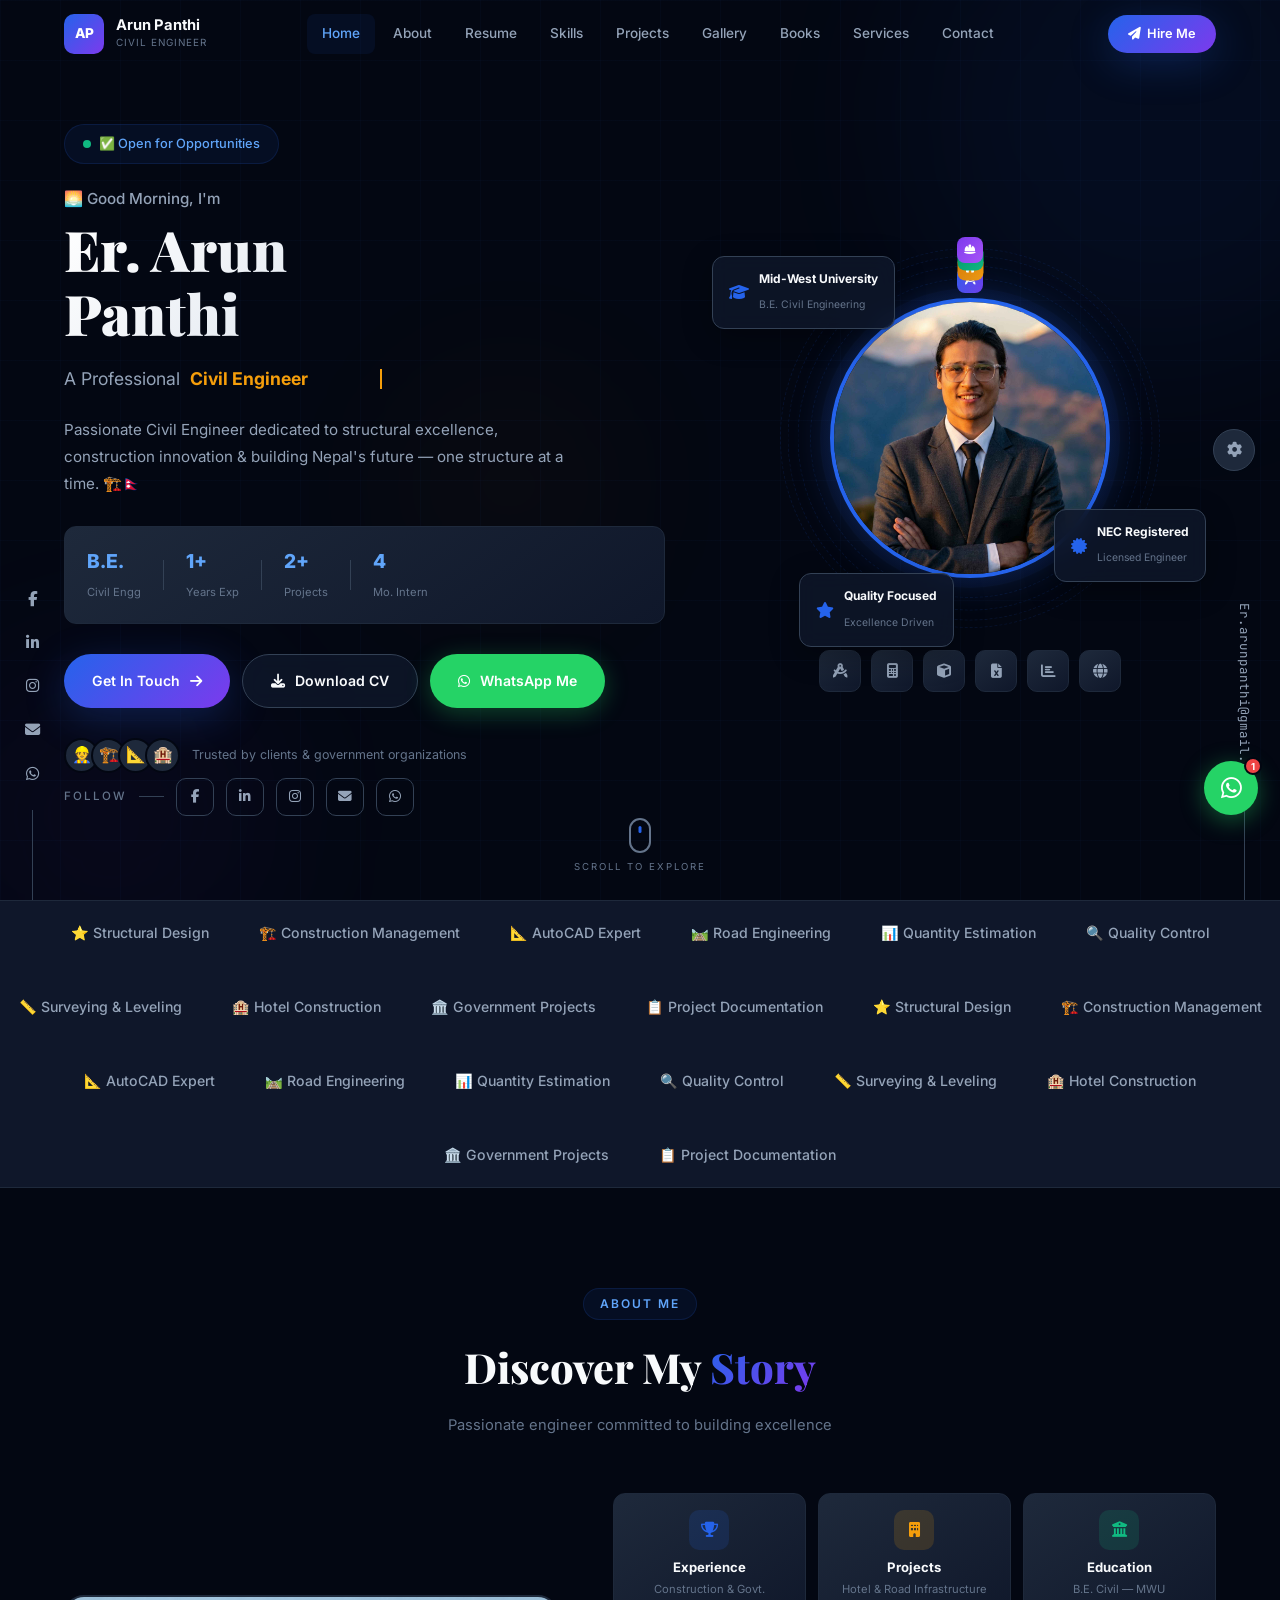
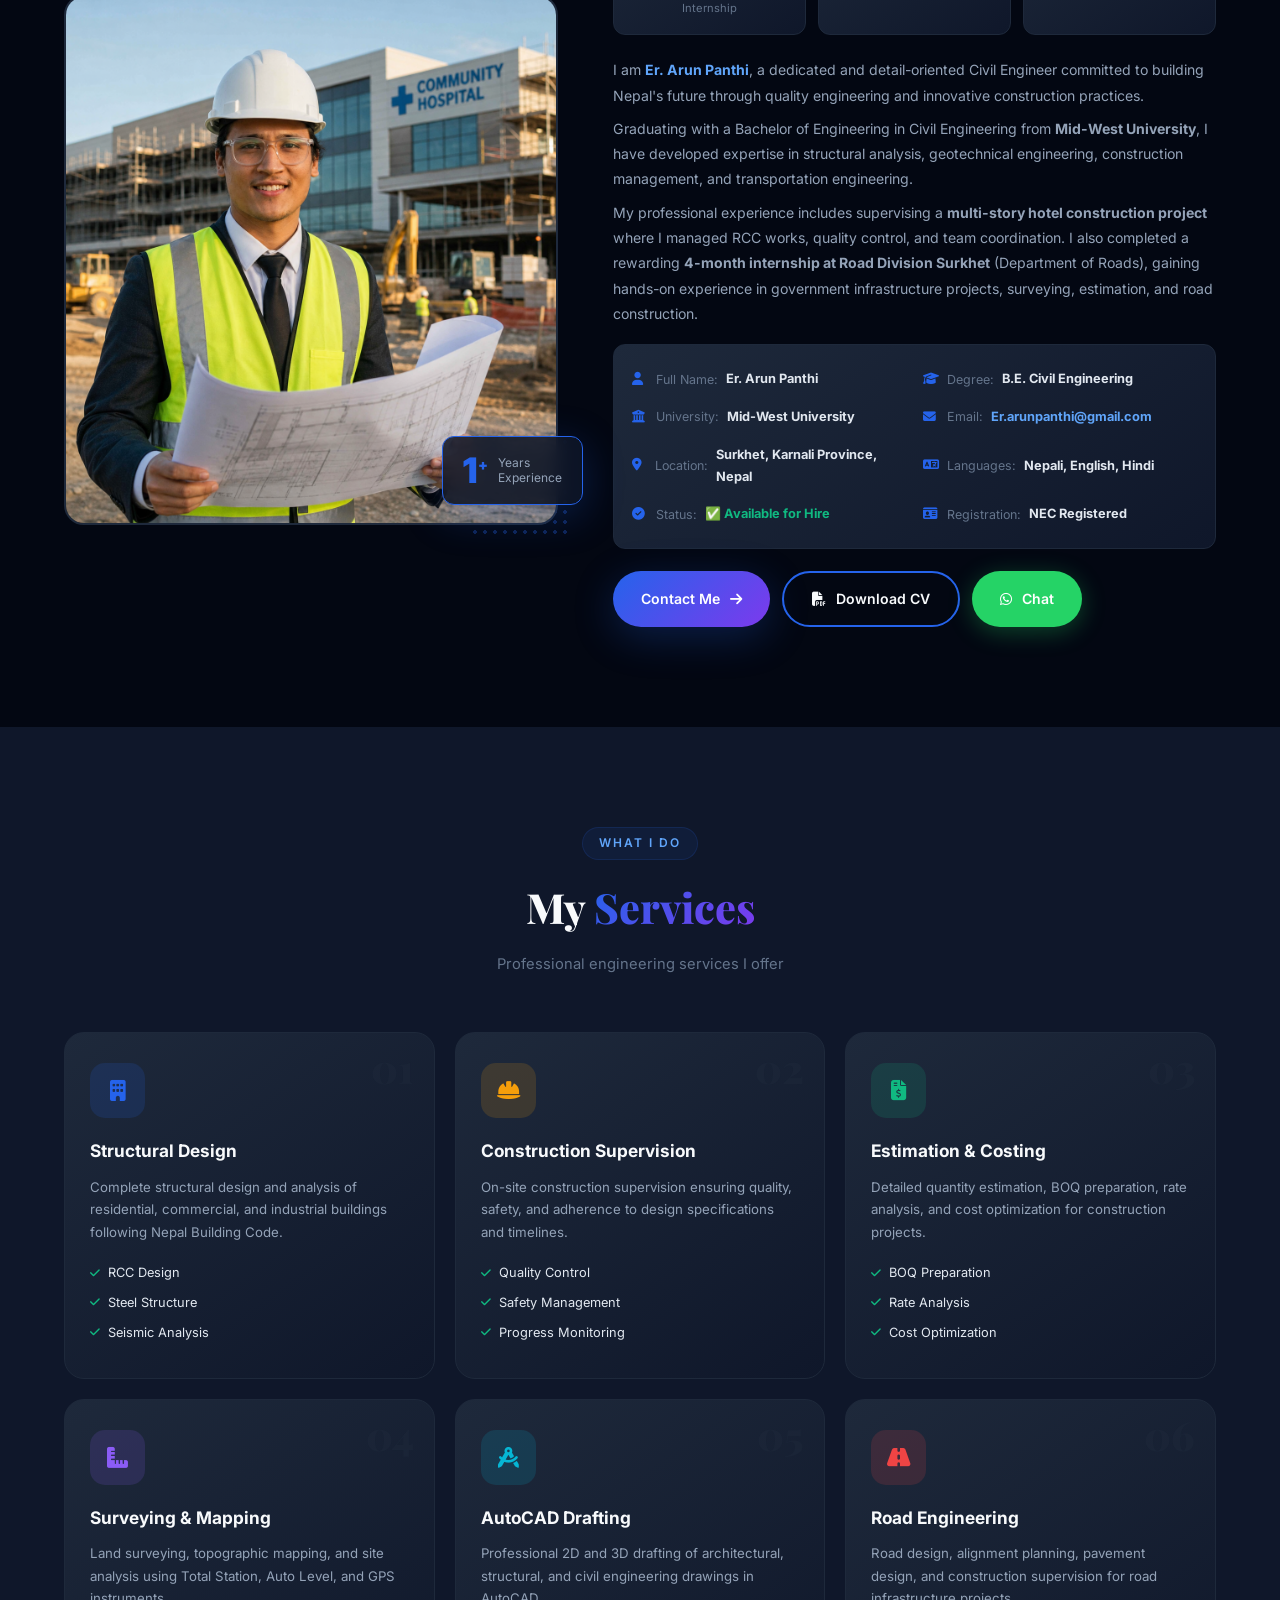
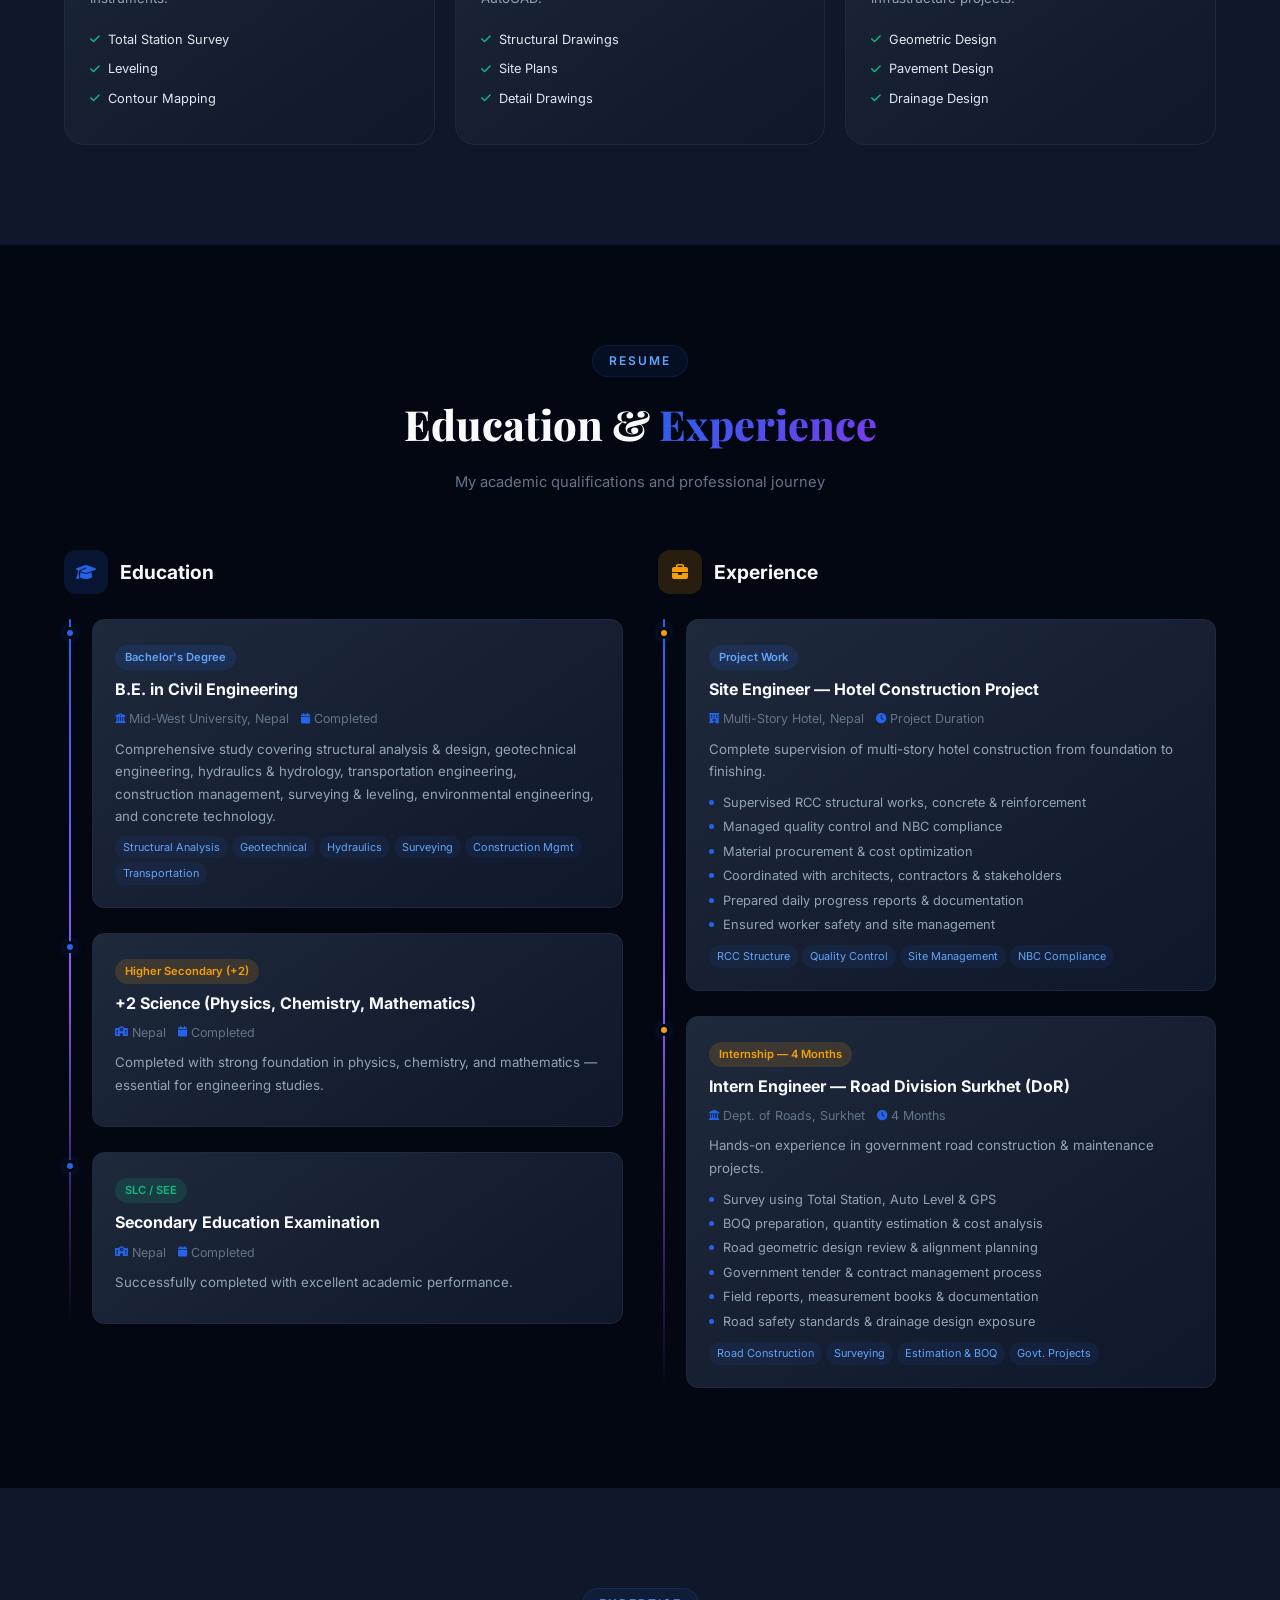
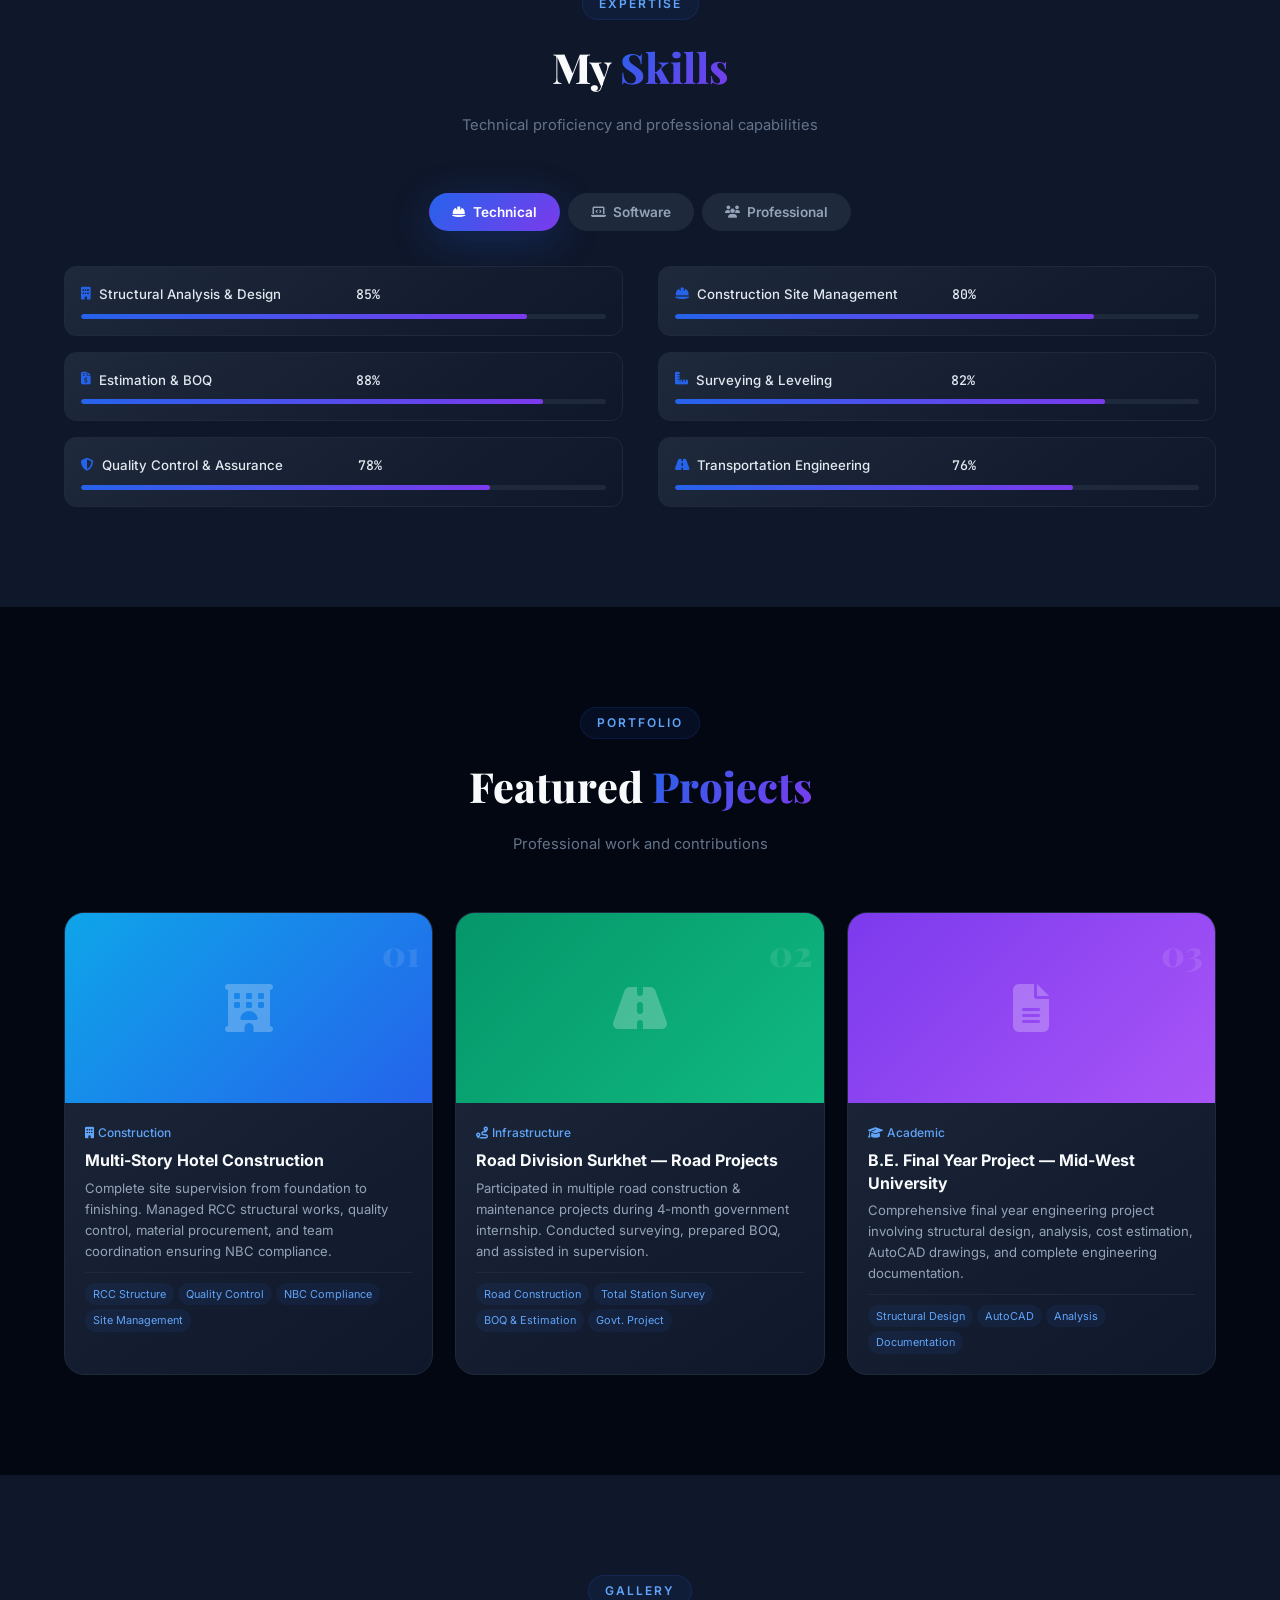
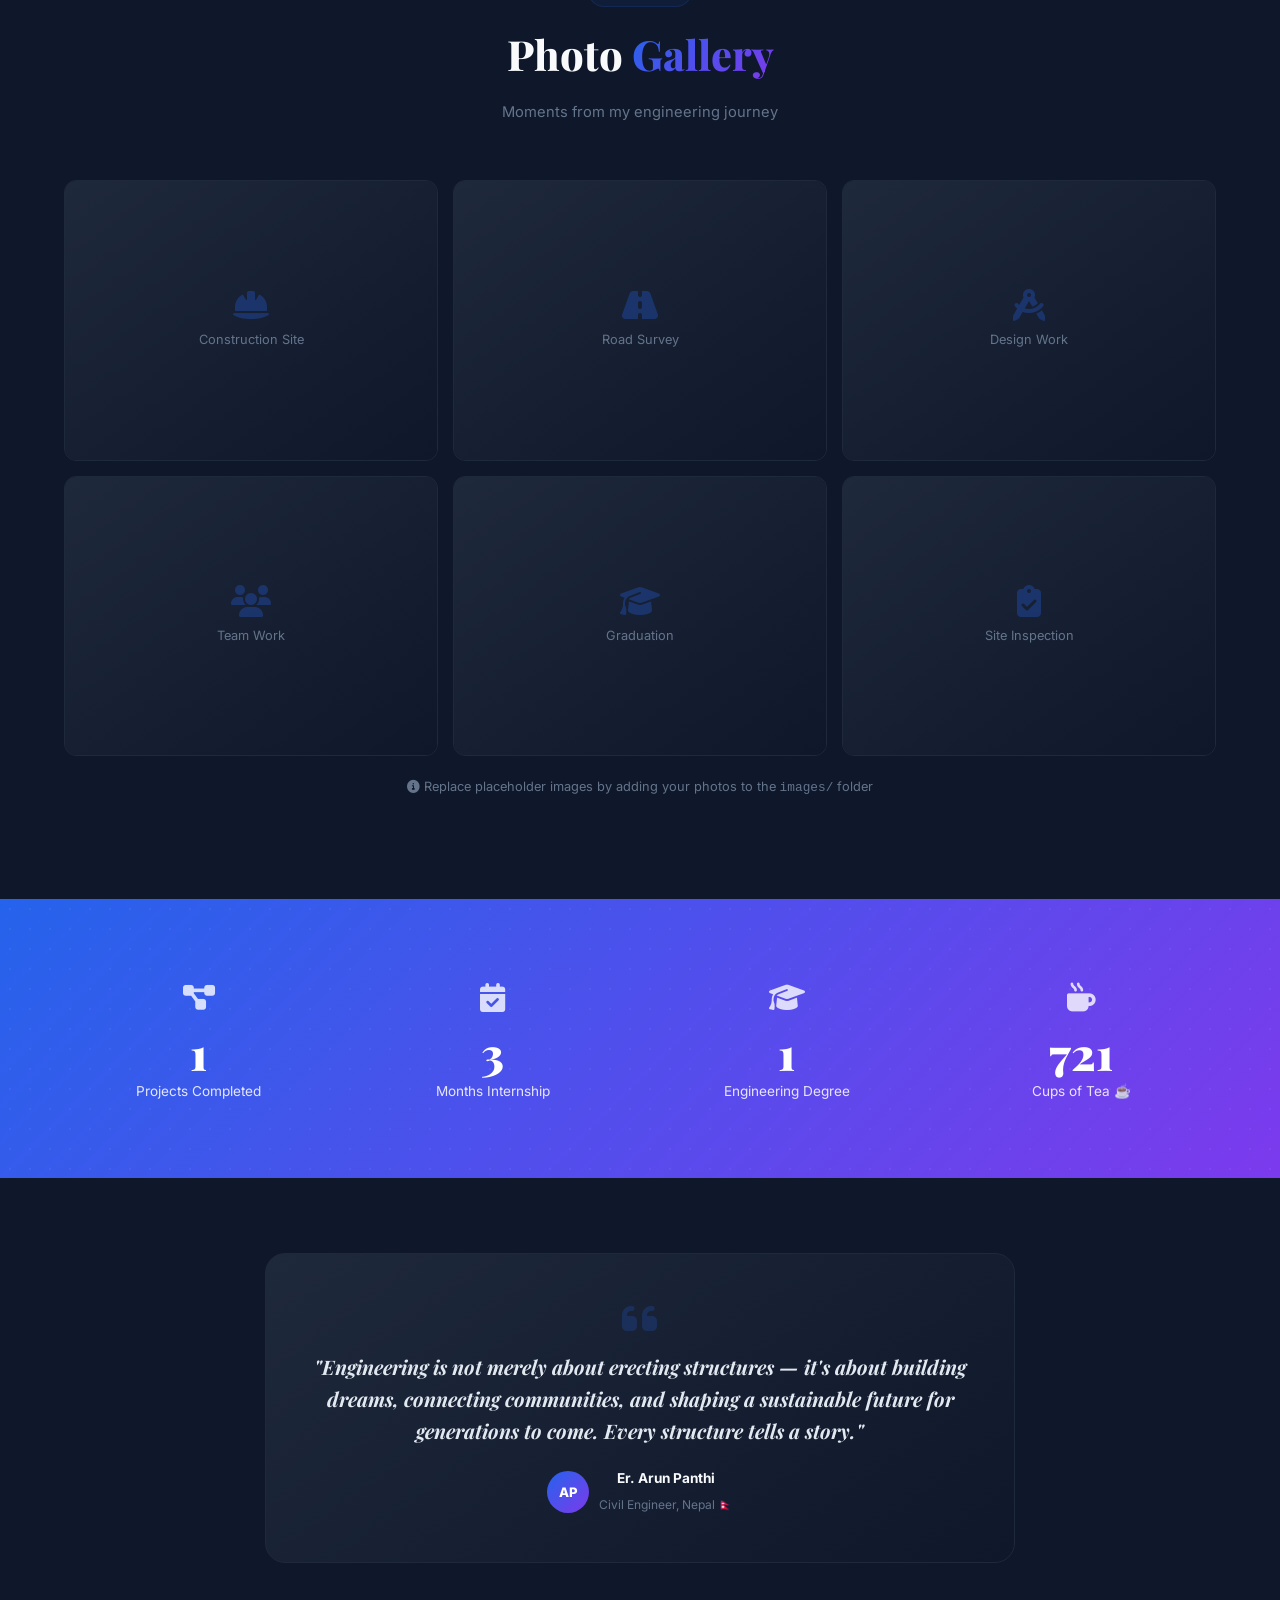
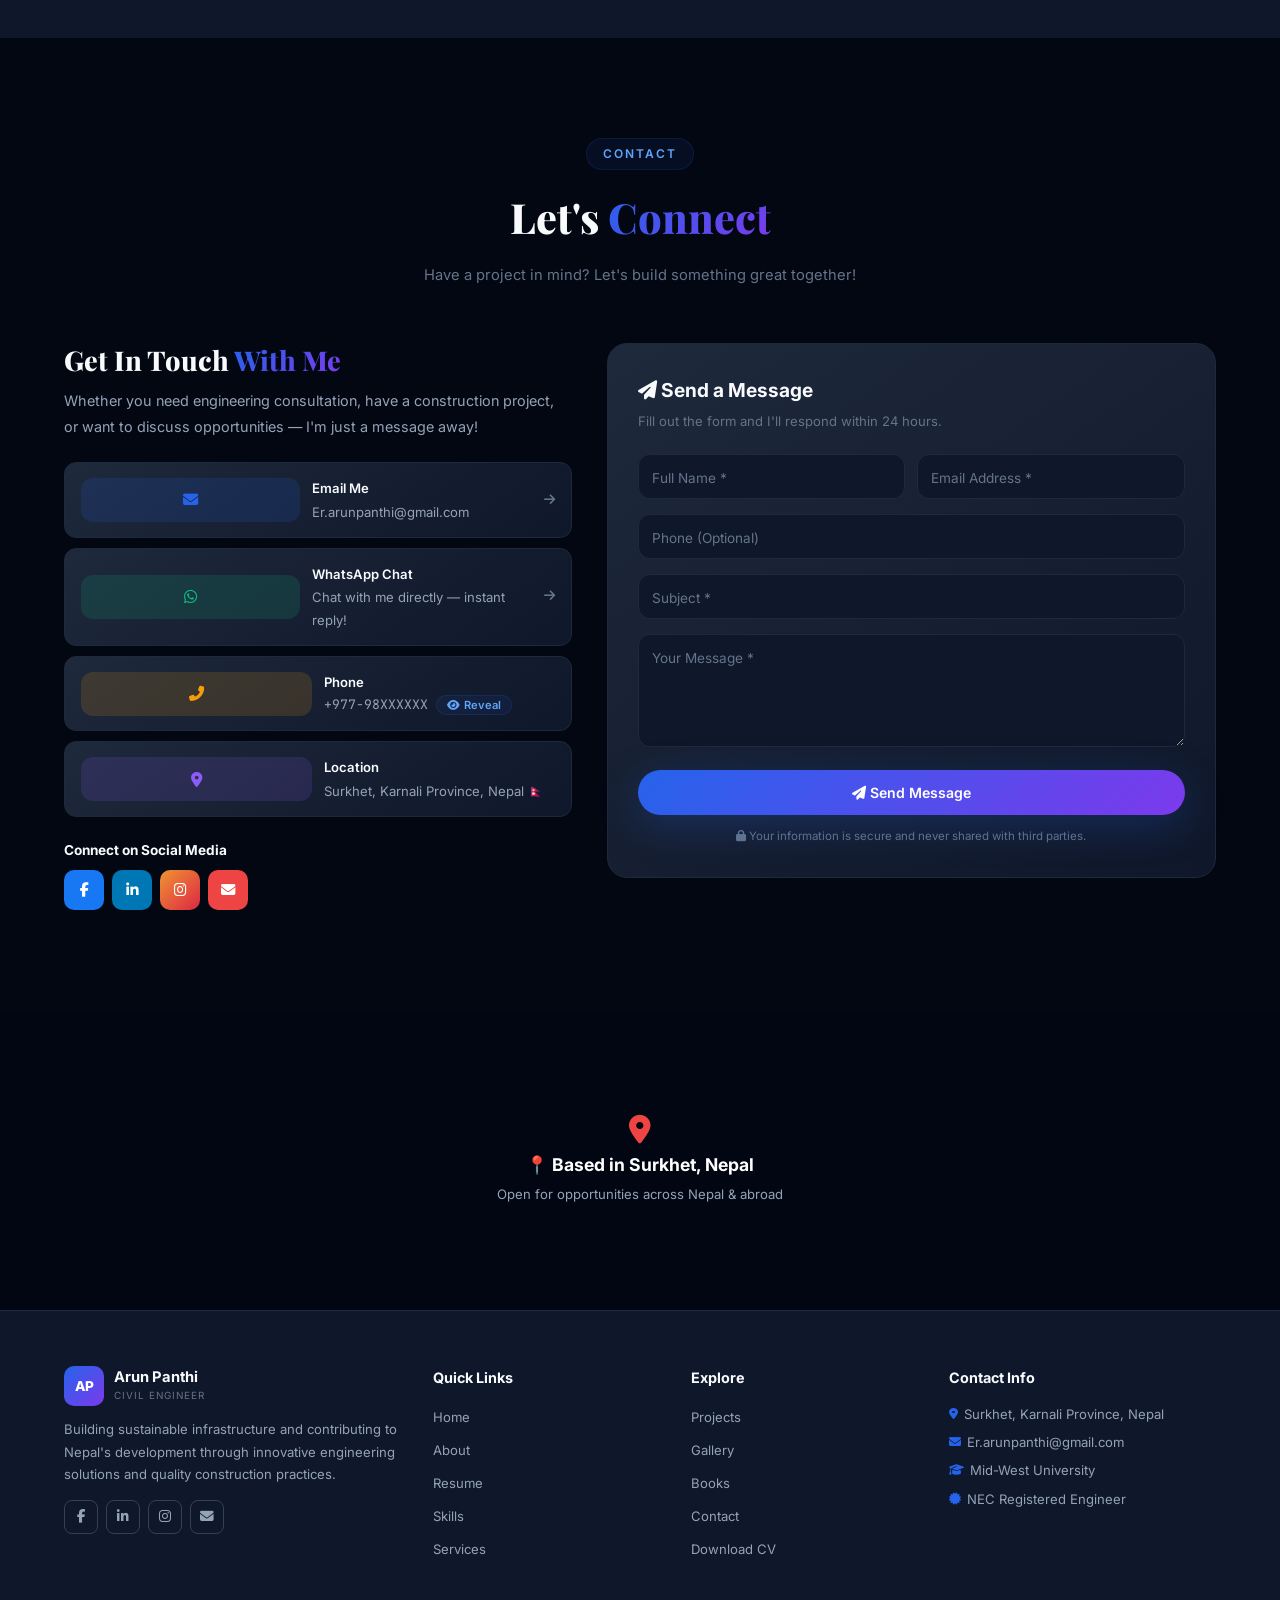
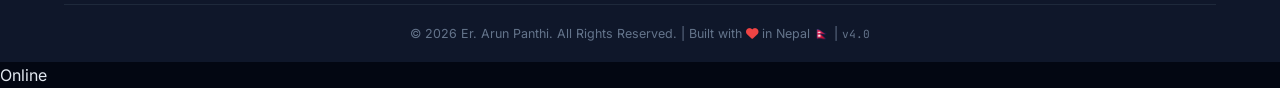
<file: index.html>
<!DOCTYPE html>
<html lang="en" data-theme="dark" data-cursor="true" data-animations="true">
<head>
    <!-- ===== META ===== -->
    <meta charset="UTF-8">
    <meta name="viewport" content="width=device-width, initial-scale=1.0, maximum-scale=5.0">
    <meta http-equiv="X-UA-Compatible" content="IE=edge">
    <meta name="description" content="Er. Arun Panthi - Professional Civil Engineer from Mid-West University, Nepal. Specializing in structural design, construction management, and infrastructure development. Available for projects and opportunities.">
    <meta name="keywords" content="Civil Engineer, Arun Panthi, Nepal, Construction, Road Division Surkhet, Mid-West University, Structural Engineer, Site Engineer, Building Construction, Infrastructure, Surkhet, Karnali">
    <meta name="author" content="Er. Arun Panthi">
    <meta name="robots" content="index, follow, max-snippet:-1, max-image-preview:large">
    <meta name="theme-color" content="#2563eb" media="(prefers-color-scheme: dark)">
    <meta name="theme-color" content="#ffffff" media="(prefers-color-scheme: light)">
    <meta name="color-scheme" content="dark light">
    <meta name="mobile-web-app-capable" content="yes">
    <meta name="apple-mobile-web-app-capable" content="yes">
    <meta name="apple-mobile-web-app-status-bar-style" content="black-translucent">
    <meta name="format-detection" content="telephone=no">

    <!-- ===== OPEN GRAPH ===== -->
    <meta property="og:title" content="Er. Arun Panthi | Professional Civil Engineer">
    <meta property="og:description" content="Structural Design • Construction Management • Infrastructure Development — Building Nepal's Future">
    <meta property="og:type" content="website">
    <meta property="og:url" content="https://arunpanthi.com.np">
    <meta property="og:image" content="images/profile.jpg">
    <meta property="og:image:width" content="1200">
    <meta property="og:image:height" content="630">
    <meta property="og:locale" content="en_US">
    <meta property="og:site_name" content="Er. Arun Panthi Portfolio">

    <!-- ===== TWITTER CARD ===== -->
    <meta name="twitter:card" content="summary_large_image">
    <meta name="twitter:title" content="Er. Arun Panthi | Civil Engineer">
    <meta name="twitter:description" content="Professional Civil Engineer — Structural Design & Construction Management">
    <meta name="twitter:image" content="images/profile.jpg">

    <title>Er. Arun Panthi | Professional Civil Engineer — Portfolio</title>

    <!-- ===== FAVICON ===== -->
    <link rel="icon" type="image/svg+xml" href="data:image/svg+xml,%3Csvg xmlns='http://www.w3.org/2000/svg' viewBox='0 0 100 100'%3E%3Cdefs%3E%3ClinearGradient id='g' x1='0%25' y1='0%25' x2='100%25' y2='100%25'%3E%3Cstop offset='0%25' style='stop-color:%232563eb'/%3E%3Cstop offset='100%25' style='stop-color:%237c3aed'/%3E%3C/linearGradient%3E%3C/defs%3E%3Crect width='100' height='100' rx='22' fill='url(%23g)'/%3E%3Ctext x='50' y='67' font-family='Arial,sans-serif' font-size='48' font-weight='800' text-anchor='middle' fill='white'%3EAP%3C/text%3E%3C/svg%3E">
    <link rel="apple-touch-icon" href="data:image/svg+xml,%3Csvg xmlns='http://www.w3.org/2000/svg' viewBox='0 0 100 100'%3E%3Crect width='100' height='100' rx='22' fill='%232563eb'/%3E%3Ctext x='50' y='67' font-family='Arial' font-size='48' font-weight='800' text-anchor='middle' fill='white'%3EAP%3C/text%3E%3C/svg%3E">

    <!-- ===== PRECONNECT ===== -->
    <link rel="preconnect" href="https://fonts.googleapis.com">
    <link rel="preconnect" href="https://fonts.gstatic.com" crossorigin>
    <link rel="preconnect" href="https://cdnjs.cloudflare.com">

    <!-- ===== DNS PREFETCH ===== -->
    <link rel="dns-prefetch" href="https://unpkg.com">
    <link rel="dns-prefetch" href="https://wa.me">

    <!-- ===== FONTS ===== -->
    <link href="https://fonts.googleapis.com/css2?family=Inter:wght@300;400;500;600;700;800;900&family=Playfair+Display:wght@600;700;800;900&family=JetBrains+Mono:wght@400;500;600&family=Space+Grotesk:wght@400;500;600;700&display=swap" rel="stylesheet">

    <!-- ===== ICONS ===== -->
    <link rel="stylesheet" href="https://cdnjs.cloudflare.com/ajax/libs/font-awesome/6.5.1/css/all.min.css" integrity="sha512-DTOQO9RWCH3ppGqcWaEA1BIZOC6xxalwEsw9c2QQeAIftl+Vegovlnee1c9QX4TctnWMn13TZye+giMm8e2LwA==" crossorigin="anonymous">

    <!-- ===== AOS ===== -->

    <!-- ===== MAIN CSS ===== -->
    <link rel="stylesheet" href="styles.css">

    <!-- ===== STRUCTURED DATA ===== -->
    <script type="application/ld+json">
    {
        "@context": "https://schema.org",
        "@type": "Person",
        "name": "Er. Arun Panthi",
        "jobTitle": "Civil Engineer",
        "description": "Professional Civil Engineer specializing in structural design and construction management",
        "alumniOf": {
            "@type": "CollegeOrUniversity",
            "name": "Mid-West University"
        },
        "knowsAbout": ["Structural Design", "Construction Management", "Road Engineering", "Surveying", "Quality Control"],
        "address": {
            "@type": "PostalAddress",
            "addressLocality": "Surkhet",
            "addressRegion": "Karnali Province",
            "addressCountry": "NP"
        },
        "email": "Er.arunpanthi@gmail.com",
        "sameAs": [
            "https://www.facebook.com/arunpanthi",
            "https://www.linkedin.com/in/arunpanthi",
            "https://www.instagram.com/arunpanthi"
        ]
    }
    </script>
</head>

<body>
    <!-- ============================== PRELOADER ============================== -->
    <div class="preloader" id="preloader" role="progressbar" aria-label="Loading portfolio">
        <div class="preloader-inner">
            <div class="preloader-logo">
                <svg viewBox="0 0 120 120" class="preloader-ring" aria-hidden="true">
                    <circle cx="60" cy="60" r="54" class="ring-bg"/>
                    <circle cx="60" cy="60" r="54" class="ring-fill"/>
                </svg>
                <div class="preloader-initials">AP</div>
            </div>
            <div class="preloader-name" aria-hidden="true">
                <span>E</span><span>r</span><span>.</span><span>&nbsp;</span>
                <span>A</span><span>r</span><span>u</span><span>n</span><span>&nbsp;</span>
                <span>P</span><span>a</span><span>n</span><span>t</span><span>h</span><span>i</span>
            </div>
            <div class="preloader-bar"><div class="preloader-fill"></div></div>
            <div class="preloader-percent" id="preloaderPercent">0%</div>
            <p class="preloader-status">Building Portfolio<span class="dots"></span></p>
        </div>
    </div>

    <!-- ============================== CUSTOM CURSOR ============================== -->

    <!-- ============================== SIDE SOCIAL BAR (Left) ============================== -->
    <aside class="side-social" aria-label="Social media links">
        <a href="https://www.facebook.com/er.arunpanthi" target="_blank" rel="noopener noreferrer" data-tip="Facebook" aria-label="Facebook">
            <i class="fab fa-facebook-f"></i>
        </a>
        <a href="https://www.linkedin.com/in/arunpanthi" target="_blank" rel="noopener noreferrer" data-tip="LinkedIn" aria-label="LinkedIn">
            <i class="fab fa-linkedin-in"></i>
        </a>
        <a href="https://www.instagram.com/arunpanthi" target="_blank" rel="noopener noreferrer" data-tip="Instagram" aria-label="Instagram">
            <i class="fab fa-instagram"></i>
        </a>
        <a href="mailto:Er.arunpanthi@gmail.com" data-tip="Email" aria-label="Send Email">
            <i class="fas fa-envelope"></i>
        </a>
        <a href="#" class="wa-side-link" data-tip="WhatsApp" aria-label="Chat on WhatsApp">
            <i class="fab fa-whatsapp"></i>
        </a>
        <div class="side-social-line" aria-hidden="true"></div>
    </aside>

    <!-- ============================== SIDE EMAIL BAR (Right) ============================== -->
    <aside class="side-email" aria-label="Email contact">
        <a href="mailto:Er.arunpanthi@gmail.com">Er.arunpanthi@gmail.com</a>
        <div class="side-email-line" aria-hidden="true"></div>
    </aside>

    <!-- ============================== SETTINGS PANEL ============================== -->
    <div class="settings-panel" id="settingsPanel">
        <button class="settings-toggle" id="settingsToggle" aria-label="Open settings" title="Settings">
            <i class="fas fa-cog fa-spin-hover"></i>
        </button>
        <div class="settings-menu" id="settingsMenu" role="dialog" aria-label="Settings panel">
            <h4><i class="fas fa-sliders-h"></i> Settings</h4>

            <div class="setting-item">
                <span><i class="fas fa-palette"></i> Theme</span>
                <div class="theme-switch">
                    <button class="theme-btn active" data-theme="dark" aria-label="Dark theme" title="Dark">
                        <i class="fas fa-moon"></i>
                    </button>
                    <button class="theme-btn" data-theme="light" aria-label="Light theme" title="Light">
                        <i class="fas fa-sun"></i>
                    </button>
                </div>
            </div>

            <div class="setting-item">
                <span><i class="fas fa-mouse-pointer"></i> Cursor</span>
                <label class="toggle-switch">
                    <input type="checkbox" id="cursorToggle" checked aria-label="Toggle custom cursor">
                    <span class="toggle-slider"></span>
                </label>
            </div>

            <div class="setting-item">
                <span><i class="fas fa-wand-magic-sparkles"></i> Animations</span>
                <label class="toggle-switch">
                    <input type="checkbox" id="animToggle" checked aria-label="Toggle animations">
                    <span class="toggle-slider"></span>
                </label>
            </div>

            <div class="setting-item">
                <span><i class="fas fa-volume-up"></i> Sound</span>
                <label class="toggle-switch">
                    <input type="checkbox" id="soundToggle" aria-label="Toggle sound effects">
                    <span class="toggle-slider"></span>
                </label>
            </div>
        </div>
    </div>

    <!-- ============================== HEADER / NAVBAR ============================== -->
    <header class="header" id="header" role="banner">
        <nav class="nav container" role="navigation" aria-label="Main navigation">
            <a href="#home" class="nav-logo" aria-label="Er. Arun Panthi — Home">
                <div class="logo-icon" aria-hidden="true"><span>AP</span></div>
                <div class="logo-text">
                    <span class="logo-name">Arun Panthi</span>
                    <span class="logo-role">Civil Engineer</span>
                </div>
            </a>

            <div class="nav-menu" id="navMenu" role="menubar">
                <ul class="nav-list">
                    <li role="none">
                        <a href="#home" class="nav-link active" role="menuitem" data-text="Home">
                            <i class="fas fa-home" aria-hidden="true"></i><span>Home</span>
                        </a>
                    </li>
                    <li role="none">
                        <a href="#about" class="nav-link" role="menuitem" data-text="About">
                            <i class="fas fa-user" aria-hidden="true"></i><span>About</span>
                        </a>
                    </li>
                    <li role="none">
                        <a href="#resume" class="nav-link" role="menuitem" data-text="Resume">
                            <i class="fas fa-file-alt" aria-hidden="true"></i><span>Resume</span>
                        </a>
                    </li>
                    <li role="none">
                        <a href="#skills" class="nav-link" role="menuitem" data-text="Skills">
                            <i class="fas fa-cogs" aria-hidden="true"></i><span>Skills</span>
                        </a>
                    </li>
                    <li role="none">
                        <a href="#projects" class="nav-link" role="menuitem" data-text="Projects">
                            <i class="fas fa-briefcase" aria-hidden="true"></i><span>Projects</span>
                        </a>
                    </li>
                    <li role="none">
                        <a href="#gallery" class="nav-link" role="menuitem" data-text="Gallery">
                            <i class="fas fa-images" aria-hidden="true"></i><span>Gallery</span>
                        </a>
                    </li>
                    <li role="none">
                        <a href="Resources/Books/index.html" class="nav-link" role="menuitem" data-text="Books">
                            <i class="fas fa-book" aria-hidden="true"></i><span>Books</span>
                        </a>
                    </li>
                    <li role="none">
                        <a href="#services" class="nav-link" role="menuitem" data-text="Services">
                            <i class="fas fa-concierge-bell" aria-hidden="true"></i><span>Services</span>
                        </a>
                    </li>
                    <li role="none">
                        <a href="#contact" class="nav-link" role="menuitem" data-text="Contact">
                            <i class="fas fa-envelope" aria-hidden="true"></i><span>Contact</span>
                        </a>
                    </li>
                </ul>
                <button class="nav-close" id="navClose" aria-label="Close menu">
                    <i class="fas fa-times"></i>
                </button>
            </div>

            <div class="nav-right">
                <a href="#contact" class="nav-cta" data-hover>
                    <i class="fas fa-paper-plane" aria-hidden="true"></i>
                    <span>Hire Me</span>
                </a>
                <button class="nav-toggle" id="navToggle" aria-label="Open navigation menu" aria-expanded="false">
                    <span></span><span></span><span></span>
                </button>
            </div>
        </nav>

        <!-- Scroll Progress -->
        <div class="scroll-progress" aria-hidden="true">
            <div class="scroll-progress-bar" id="scrollBar"></div>
        </div>
    </header>

    <!-- ============================== MAIN CONTENT ============================== -->
    <main id="main-content" role="main">

        <!-- ==================== HERO ==================== -->
        <section class="hero" id="home" aria-label="Hero introduction">
            <div class="hero-grid-bg" aria-hidden="true"></div>
            <div class="hero-gradient-orbs" aria-hidden="true">
                <div class="orb orb-1"></div>
                <div class="orb orb-2"></div>
                <div class="orb orb-3"></div>
            </div>

            <div class="hero-container container">
                <!-- Hero Left Content -->
                <div class="hero-content">
                    <div class="hero-badge" data-hover>
                        <span class="badge-pulse" aria-hidden="true"></span>
                        <span>✅ Open for Opportunities</span>
                    </div>

                    <h1 class="hero-title">
                        <span class="hero-greeting" id="greeting">Good Morning, I'm</span>
                        <span class="hero-name-wrap">
                            <span class="hero-name" data-text="Er. Arun Panthi">Er. Arun<br>Panthi</span>
                        </span>
                    </h1>

                    <div class="hero-typed-row" aria-label="Professional titles">
                        <span class="typed-label">A Professional</span>
                        <span class="typed-text" id="typedText" aria-live="polite"></span>
                        <span class="typed-cursor" aria-hidden="true"></span>
                    </div>

                    <p class="hero-desc">
                        Passionate Civil Engineer dedicated to structural excellence, 
                        construction innovation & building Nepal's future — one 
                        structure at a time. 🏗️🇳🇵
                    </p>

                    <!-- Quick Stats -->
                    <div class="hero-metrics" data-hover>
                        <div class="metric">
                            <span class="metric-val">B.E.</span>
                            <span class="metric-label">Civil Engg</span>
                        </div>
                        <div class="metric-sep" aria-hidden="true"></div>
                        <div class="metric">
                            <span class="metric-val">1+</span>
                            <span class="metric-label">Years Exp</span>
                        </div>
                        <div class="metric-sep" aria-hidden="true"></div>
                        <div class="metric">
                            <span class="metric-val">2+</span>
                            <span class="metric-label">Projects</span>
                        </div>
                        <div class="metric-sep" aria-hidden="true"></div>
                        <div class="metric">
                            <span class="metric-val">4</span>
                            <span class="metric-label">Mo. Intern</span>
                        </div>
                    </div>

                    <!-- CTA Buttons -->
                    <div class="hero-cta">
                        <a href="#contact" class="btn btn-primary" data-hover>
                            <span>Get In Touch</span>
                            <i class="fas fa-arrow-right" aria-hidden="true"></i>
                        </a>
                        <a href="images/resume.pdf" class="btn btn-glass" download="Er_Arun_Panthi_CV" data-hover>
                            <i class="fas fa-download" aria-hidden="true"></i>
                            <span>Download CV</span>
                        </a>
                        <a href="#" class="btn btn-whatsapp wa-hero-link" data-hover>
                            <i class="fab fa-whatsapp" aria-hidden="true"></i>
                            <span>WhatsApp Me</span>
                        </a>
                    </div>

                    <!-- Trust Signal -->
                    <div class="hero-trust">
                        <div class="trust-avatars" aria-hidden="true">
                            <div class="trust-avatar">👷</div>
                            <div class="trust-avatar">🏗️</div>
                            <div class="trust-avatar">📐</div>
                            <div class="trust-avatar">🏨</div>
                        </div>
                        <span>Trusted by clients & government organizations</span>
                    </div>

                    <!-- Social Links -->
                    <div class="hero-social" aria-label="Social media">
                        <span class="social-label">Follow</span>
                        <div class="social-line" aria-hidden="true"></div>
                        <a href="https://www.facebook.com/arunpanthi" target="_blank" rel="noopener" class="social-link" data-tip="Facebook" aria-label="Facebook"><i class="fab fa-facebook-f"></i></a>
                        <a href="https://www.linkedin.com/in/arunpanthi" target="_blank" rel="noopener" class="social-link" data-tip="LinkedIn" aria-label="LinkedIn"><i class="fab fa-linkedin-in"></i></a>
                        <a href="https://www.instagram.com/arunpanthi" target="_blank" rel="noopener" class="social-link" data-tip="Instagram" aria-label="Instagram"><i class="fab fa-instagram"></i></a>
                        <a href="mailto:Er.arunpanthi@gmail.com" class="social-link" data-tip="Email" aria-label="Email"><i class="fas fa-envelope"></i></a>
                        <a href="#" class="social-link wa-hero-link" data-tip="WhatsApp" aria-label="WhatsApp"><i class="fab fa-whatsapp"></i></a>
                    </div>
                </div>

                <!-- Hero Right Visual -->
                <div class="hero-visual">
                    <div class="hero-img-box">
                        <div class="hero-photo-frame">
                            <img src="images/profile.jpg" 
                                 alt="Er. Arun Panthi - Professional Civil Engineer standing at a construction site" 
                                 class="hero-photo" 
                                 width="280" height="280"
                                 loading="eager"
                                 onerror="this.style.display='none';this.nextElementSibling.style.display='flex';">
                            <div class="hero-fallback" style="display:none" aria-label="Arun Panthi initials">
                                <i class="fas fa-hard-hat" aria-hidden="true"></i>
                                <span>AP</span>
                            </div>
                        </div>

                        <!-- Orbiting Icons -->
                        <div class="orbit-ring ring-1" aria-hidden="true"><div class="orbit-icon"><i class="fas fa-drafting-compass"></i></div></div>
                        <div class="orbit-ring ring-2" aria-hidden="true"><div class="orbit-icon"><i class="fas fa-building"></i></div></div>
                        <div class="orbit-ring ring-3" aria-hidden="true"><div class="orbit-icon"><i class="fas fa-road"></i></div></div>
                        <div class="orbit-ring ring-4" aria-hidden="true"><div class="orbit-icon"><i class="fas fa-helmet-safety"></i></div></div>

                        <!-- Glow Effect -->
                        <div class="hero-glow" aria-hidden="true"></div>

                        <!-- Floating Info Cards -->
                        <div class="float-card fc-1" data-hover>
                            <i class="fas fa-graduation-cap" aria-hidden="true"></i>
                            <div>
                                <strong>Mid-West University</strong>
                                <span>B.E. Civil Engineering</span>
                            </div>
                        </div>
                        <div class="float-card fc-2" data-hover>
                            <i class="fas fa-certificate" aria-hidden="true"></i>
                            <div>
                                <strong>NEC Registered</strong>
                                <span>Licensed Engineer</span>
                            </div>
                        </div>
                        <div class="float-card fc-3" data-hover>
                            <i class="fas fa-star" aria-hidden="true"></i>
                            <div>
                                <strong>Quality Focused</strong>
                                <span>Excellence Driven</span>
                            </div>
                        </div>
                    </div>

                    <!-- Tech Stack -->
                    <div class="hero-tech-row" aria-label="Technical tools I use">
                        <div class="tech-chip" data-tip="AutoCAD" data-hover><i class="fas fa-drafting-compass"></i></div>
                        <div class="tech-chip" data-tip="SAP2000" data-hover><i class="fas fa-calculator"></i></div>
                        <div class="tech-chip" data-tip="SketchUp" data-hover><i class="fas fa-cube"></i></div>
                        <div class="tech-chip" data-tip="Excel" data-hover><i class="fas fa-file-excel"></i></div>
                        <div class="tech-chip" data-tip="ETABS" data-hover><i class="fas fa-chart-bar"></i></div>
                        <div class="tech-chip" data-tip="Google Earth" data-hover><i class="fas fa-globe"></i></div>
                    </div>
                </div>
            </div>

            <!-- Scroll Indicator -->
            <a href="#about" class="hero-scroll" aria-label="Scroll down to learn more">
                <div class="scroll-mouse" aria-hidden="true"><div class="scroll-dot"></div></div>
                <span>Scroll to explore</span>
            </a>
        </section>

        <!-- ==================== MARQUEE ==================== -->
        <div class="marquee-section" aria-hidden="true">
            <div class="marquee-track">
                <div class="marquee-content">
                    <span>⭐ Structural Design</span><span>🏗️ Construction Management</span>
                    <span>📐 AutoCAD Expert</span><span>🛤️ Road Engineering</span>
                    <span>📊 Quantity Estimation</span><span>🔍 Quality Control</span>
                    <span>📏 Surveying & Leveling</span><span>🏨 Hotel Construction</span>
                    <span>🏛️ Government Projects</span><span>📋 Project Documentation</span>
                    <span>⭐ Structural Design</span><span>🏗️ Construction Management</span>
                    <span>📐 AutoCAD Expert</span><span>🛤️ Road Engineering</span>
                    <span>📊 Quantity Estimation</span><span>🔍 Quality Control</span>
                    <span>📏 Surveying & Leveling</span><span>🏨 Hotel Construction</span>
                    <span>🏛️ Government Projects</span><span>📋 Project Documentation</span>
                </div>
            </div>
        </div>

        <!-- ==================== ABOUT ==================== -->
        <section class="section about" id="about" aria-label="About Er. Arun Panthi">
            <div class="container">
                <div class="section-head">
                    <div class="section-badge">About Me</div>
                    <h2 class="section-title">Discover My <span class="gtext">Story</span></h2>
                    <p class="section-sub">Passionate engineer committed to building excellence</p>
                </div>

                <div class="about-grid">
                    <!-- Image Side -->
                    <div class="about-img-side">
                        <div class="about-img-wrap">
                            <img src="images/about.jpg" 
                                 alt="Er. Arun Panthi working at a construction site in Nepal" 
                                 class="about-photo"
                                 width="400" height="530"
                                 loading="lazy"
                                 onerror="this.style.display='none';this.nextElementSibling.style.display='flex';">
                            <div class="about-fallback" style="display:none">
                                <i class="fas fa-user-tie" aria-hidden="true"></i>
                            </div>

                            <div class="about-exp-badge" data-hover>
                                <span class="exp-num">1<sup>+</sup></span>
                                <span class="exp-label">Years<br>Experience</span>
                            </div>

                            <div class="about-dots" aria-hidden="true"></div>
                        </div>
                    </div>

                    <!-- Info Side -->
                    <div class="about-info-side">
                        <!-- Mini Stats Cards -->
                        <div class="about-mini-cards">
                            <div class="mcard" data-hover>
                                <div class="mcard-icon"><i class="fas fa-trophy" aria-hidden="true"></i></div>
                                <h4>Experience</h4>
                                <p>Construction & Govt. Internship</p>
                            </div>
                            <div class="mcard" data-hover>
                                <div class="mcard-icon o"><i class="fas fa-building" aria-hidden="true"></i></div>
                                <h4>Projects</h4>
                                <p>Hotel & Road Infrastructure</p>
                            </div>
                            <div class="mcard" data-hover>
                                <div class="mcard-icon g"><i class="fas fa-university" aria-hidden="true"></i></div>
                                <h4>Education</h4>
                                <p>B.E. Civil — MWU</p>
                            </div>
                        </div>

                        <!-- Bio Text -->
                        <div class="about-text">
                            <p class="lead">
                                I am <span class="hl">Er. Arun Panthi</span>, a dedicated and detail-oriented 
                                Civil Engineer committed to building Nepal's future through quality 
                                engineering and innovative construction practices.
                            </p>
                            <p>
                                Graduating with a Bachelor of Engineering in Civil Engineering from 
                                <strong>Mid-West University</strong>, I have developed expertise in 
                                structural analysis, geotechnical engineering, construction management, 
                                and transportation engineering.
                            </p>
                            <p>
                                My professional experience includes supervising a <strong>multi-story 
                                hotel construction project</strong> where I managed RCC works, quality 
                                control, and team coordination. I also completed a rewarding 
                                <strong>4-month internship at Road Division Surkhet</strong> (Department 
                                of Roads), gaining hands-on experience in government infrastructure 
                                projects, surveying, estimation, and road construction.
                            </p>
                        </div>

                        <!-- Personal Details -->
                        <div class="about-details">
                            <div class="detail">
                                <i class="fas fa-user" aria-hidden="true"></i>
                                <span>Full Name:</span>
                                <strong>Er. Arun Panthi</strong>
                            </div>
                            <div class="detail">
                                <i class="fas fa-graduation-cap" aria-hidden="true"></i>
                                <span>Degree:</span>
                                <strong>B.E. Civil Engineering</strong>
                            </div>
                            <div class="detail">
                                <i class="fas fa-university" aria-hidden="true"></i>
                                <span>University:</span>
                                <strong>Mid-West University</strong>
                            </div>
                            <div class="detail">
                                <i class="fas fa-envelope" aria-hidden="true"></i>
                                <span>Email:</span>
                                <strong><a href="mailto:Er.arunpanthi@gmail.com" class="detail-link">Er.arunpanthi@gmail.com</a></strong>
                            </div>
                            <div class="detail">
                                <i class="fas fa-map-marker-alt" aria-hidden="true"></i>
                                <span>Location:</span>
                                <strong>Surkhet, Karnali Province, Nepal</strong>
                            </div>
                            <div class="detail">
                                <i class="fas fa-language" aria-hidden="true"></i>
                                <span>Languages:</span>
                                <strong>Nepali, English, Hindi</strong>
                            </div>
                            <div class="detail">
                                <i class="fas fa-circle-check" aria-hidden="true"></i>
                                <span>Status:</span>
                                <strong style="color:var(--green)">✅ Available for Hire</strong>
                            </div>
                            <div class="detail">
                                <i class="fas fa-id-card" aria-hidden="true"></i>
                                <span>Registration:</span>
                                <strong>NEC Registered</strong>
                            </div>
                        </div>

                        <!-- Action Buttons -->
                        <div class="about-btns">
                            <a href="#contact" class="btn btn-primary" data-hover>
                                <span>Contact Me</span>
                                <i class="fas fa-arrow-right" aria-hidden="true"></i>
                            </a>
                            <a href="images/resume.pdf" class="btn btn-outline" download="Er_Arun_Panthi_CV" data-hover>
                                <i class="fas fa-file-pdf" aria-hidden="true"></i>
                                <span>Download CV</span>
                            </a>
                            <a href="#" class="btn btn-whatsapp wa-hero-link" data-hover>
                                <i class="fab fa-whatsapp" aria-hidden="true"></i>
                                <span>Chat</span>
                            </a>
                        </div>
                    </div>
                </div>
            </div>
        </section>

        <!-- ==================== SERVICES (NEW SECTION) ==================== -->
        <section class="section services" id="services" aria-label="Engineering services">
            <div class="container">
                <div class="section-head">
                    <div class="section-badge">What I Do</div>
                    <h2 class="section-title">My <span class="gtext">Services</span></h2>
                    <p class="section-sub">Professional engineering services I offer</p>
                </div>

                <div class="services-grid">
                    <div class="service-card" data-hover>
                        <div class="service-icon"><i class="fas fa-building"></i></div>
                        <div class="service-num">01</div>
                        <h3>Structural Design</h3>
                        <p>Complete structural design and analysis of residential, commercial, and industrial buildings following Nepal Building Code.</p>
                        <ul class="service-features">
                            <li><i class="fas fa-check"></i> RCC Design</li>
                            <li><i class="fas fa-check"></i> Steel Structure</li>
                            <li><i class="fas fa-check"></i> Seismic Analysis</li>
                        </ul>
                    </div>

                    <div class="service-card" data-hover>
                        <div class="service-icon orange"><i class="fas fa-helmet-safety"></i></div>
                        <div class="service-num">02</div>
                        <h3>Construction Supervision</h3>
                        <p>On-site construction supervision ensuring quality, safety, and adherence to design specifications and timelines.</p>
                        <ul class="service-features">
                            <li><i class="fas fa-check"></i> Quality Control</li>
                            <li><i class="fas fa-check"></i> Safety Management</li>
                            <li><i class="fas fa-check"></i> Progress Monitoring</li>
                        </ul>
                    </div>

                    <div class="service-card" data-hover>
                        <div class="service-icon green"><i class="fas fa-file-invoice-dollar"></i></div>
                        <div class="service-num">03</div>
                        <h3>Estimation & Costing</h3>
                        <p>Detailed quantity estimation, BOQ preparation, rate analysis, and cost optimization for construction projects.</p>
                        <ul class="service-features">
                            <li><i class="fas fa-check"></i> BOQ Preparation</li>
                            <li><i class="fas fa-check"></i> Rate Analysis</li>
                            <li><i class="fas fa-check"></i> Cost Optimization</li>
                        </ul>
                    </div>

                    <div class="service-card" data-hover>
                        <div class="service-icon purple"><i class="fas fa-ruler-combined"></i></div>
                        <div class="service-num">04</div>
                        <h3>Surveying & Mapping</h3>
                        <p>Land surveying, topographic mapping, and site analysis using Total Station, Auto Level, and GPS instruments.</p>
                        <ul class="service-features">
                            <li><i class="fas fa-check"></i> Total Station Survey</li>
                            <li><i class="fas fa-check"></i> Leveling</li>
                            <li><i class="fas fa-check"></i> Contour Mapping</li>
                        </ul>
                    </div>

                    <div class="service-card" data-hover>
                        <div class="service-icon cyan"><i class="fas fa-drafting-compass"></i></div>
                        <div class="service-num">05</div>
                        <h3>AutoCAD Drafting</h3>
                        <p>Professional 2D and 3D drafting of architectural, structural, and civil engineering drawings in AutoCAD.</p>
                        <ul class="service-features">
                            <li><i class="fas fa-check"></i> Structural Drawings</li>
                            <li><i class="fas fa-check"></i> Site Plans</li>
                            <li><i class="fas fa-check"></i> Detail Drawings</li>
                        </ul>
                    </div>

                    <div class="service-card" data-hover>
                        <div class="service-icon red"><i class="fas fa-road"></i></div>
                        <div class="service-num">06</div>
                        <h3>Road Engineering</h3>
                        <p>Road design, alignment planning, pavement design, and construction supervision for road infrastructure projects.</p>
                        <ul class="service-features">
                            <li><i class="fas fa-check"></i> Geometric Design</li>
                            <li><i class="fas fa-check"></i> Pavement Design</li>
                            <li><i class="fas fa-check"></i> Drainage Design</li>
                        </ul>
                    </div>
                </div>
            </div>
        </section>

        <!-- ==================== RESUME ==================== -->
        <section class="section resume" id="resume" aria-label="Education and experience">
            <div class="container">
                <div class="section-head">
                    <div class="section-badge">Resume</div>
                    <h2 class="section-title">Education & <span class="gtext">Experience</span></h2>
                    <p class="section-sub">My academic qualifications and professional journey</p>
                </div>

                <div class="resume-grid">
                    <!-- Education -->
                    <div class="resume-col">
                        <div class="rcol-head">
                            <div class="rcol-icon"><i class="fas fa-graduation-cap" aria-hidden="true"></i></div>
                            <h3>Education</h3>
                        </div>
                        <div class="tl" role="list">
                            <div class="tl-item" role="listitem">
                                <div class="tl-dot" aria-hidden="true"></div>
                                <div class="tl-card" data-hover>
                                    <span class="tl-badge">Bachelor's Degree</span>
                                    <h4>B.E. in Civil Engineering</h4>
                                    <div class="tl-meta">
                                        <span><i class="fas fa-university" aria-hidden="true"></i> Mid-West University, Nepal</span>
                                        <span><i class="fas fa-calendar" aria-hidden="true"></i> Completed</span>
                                    </div>
                                    <p>Comprehensive study covering structural analysis & design, geotechnical engineering, hydraulics & hydrology, transportation engineering, construction management, surveying & leveling, environmental engineering, and concrete technology.</p>
                                    <div class="tl-tags">
                                        <span>Structural Analysis</span>
                                        <span>Geotechnical</span>
                                        <span>Hydraulics</span>
                                        <span>Surveying</span>
                                        <span>Construction Mgmt</span>
                                        <span>Transportation</span>
                                    </div>
                                </div>
                            </div>

                            <div class="tl-item" role="listitem">
                                <div class="tl-dot" aria-hidden="true"></div>
                                <div class="tl-card" data-hover>
                                    <span class="tl-badge o">Higher Secondary (+2)</span>
                                    <h4>+2 Science (Physics, Chemistry, Mathematics)</h4>
                                    <div class="tl-meta">
                                        <span><i class="fas fa-school" aria-hidden="true"></i> Nepal</span>
                                        <span><i class="fas fa-calendar" aria-hidden="true"></i> Completed</span>
                                    </div>
                                    <p>Completed with strong foundation in physics, chemistry, and mathematics — essential for engineering studies.</p>
                                </div>
                            </div>

                            <div class="tl-item" role="listitem">
                                <div class="tl-dot" aria-hidden="true"></div>
                                <div class="tl-card" data-hover>
                                    <span class="tl-badge g">SLC / SEE</span>
                                    <h4>Secondary Education Examination</h4>
                                    <div class="tl-meta">
                                        <span><i class="fas fa-school" aria-hidden="true"></i> Nepal</span>
                                        <span><i class="fas fa-calendar" aria-hidden="true"></i> Completed</span>
                                    </div>
                                    <p>Successfully completed with excellent academic performance.</p>
                                </div>
                            </div>
                        </div>
                    </div>

                    <!-- Experience -->
                    <div class="resume-col">
                        <div class="rcol-head">
                            <div class="rcol-icon o"><i class="fas fa-briefcase" aria-hidden="true"></i></div>
                            <h3>Experience</h3>
                        </div>
                        <div class="tl" role="list">
                            <div class="tl-item" role="listitem">
                                <div class="tl-dot o" aria-hidden="true"></div>
                                <div class="tl-card" data-hover>
                                    <span class="tl-badge">Project Work</span>
                                    <h4>Site Engineer — Hotel Construction Project</h4>
                                    <div class="tl-meta">
                                        <span><i class="fas fa-hotel" aria-hidden="true"></i> Multi-Story Hotel, Nepal</span>
                                        <span><i class="fas fa-clock" aria-hidden="true"></i> Project Duration</span>
                                    </div>
                                    <p>Complete supervision of multi-story hotel construction from foundation to finishing.</p>
                                    <ul class="tl-list">
                                        <li>Supervised RCC structural works, concrete & reinforcement</li>
                                        <li>Managed quality control and NBC compliance</li>
                                        <li>Material procurement & cost optimization</li>
                                        <li>Coordinated with architects, contractors & stakeholders</li>
                                        <li>Prepared daily progress reports & documentation</li>
                                        <li>Ensured worker safety and site management</li>
                                    </ul>
                                    <div class="tl-tags">
                                        <span>RCC Structure</span>
                                        <span>Quality Control</span>
                                        <span>Site Management</span>
                                        <span>NBC Compliance</span>
                                    </div>
                                </div>
                            </div>

                            <div class="tl-item" role="listitem">
                                <div class="tl-dot o" aria-hidden="true"></div>
                                <div class="tl-card" data-hover>
                                    <span class="tl-badge o">Internship — 4 Months</span>
                                    <h4>Intern Engineer — Road Division Surkhet (DoR)</h4>
                                    <div class="tl-meta">
                                        <span><i class="fas fa-landmark" aria-hidden="true"></i> Dept. of Roads, Surkhet</span>
                                        <span><i class="fas fa-clock" aria-hidden="true"></i> 4 Months</span>
                                    </div>
                                    <p>Hands-on experience in government road construction & maintenance projects.</p>
                                    <ul class="tl-list">
                                        <li>Survey using Total Station, Auto Level & GPS</li>
                                        <li>BOQ preparation, quantity estimation & cost analysis</li>
                                        <li>Road geometric design review & alignment planning</li>
                                        <li>Government tender & contract management process</li>
                                        <li>Field reports, measurement books & documentation</li>
                                        <li>Road safety standards & drainage design exposure</li>
                                    </ul>
                                    <div class="tl-tags">
                                        <span>Road Construction</span>
                                        <span>Surveying</span>
                                        <span>Estimation & BOQ</span>
                                        <span>Govt. Projects</span>
                                    </div>
                                </div>
                            </div>
                        </div>
                    </div>
                </div>
            </div>
        </section>

        <!-- ==================== SKILLS ==================== -->
        <section class="section skills" id="skills" aria-label="Technical skills and expertise">
            <div class="container">
                <div class="section-head">
                    <div class="section-badge">Expertise</div>
                    <h2 class="section-title">My <span class="gtext">Skills</span></h2>
                    <p class="section-sub">Technical proficiency and professional capabilities</p>
                </div>

                <div class="skill-tabs" role="tablist">
                    <button class="stab active" data-tab="tech" role="tab" aria-selected="true" data-hover><i class="fas fa-hard-hat" aria-hidden="true"></i> Technical</button>
                    <button class="stab" data-tab="soft" role="tab" aria-selected="false" data-hover><i class="fas fa-laptop-code" aria-hidden="true"></i> Software</button>
                    <button class="stab" data-tab="pro" role="tab" aria-selected="false" data-hover><i class="fas fa-users" aria-hidden="true"></i> Professional</button>
                </div>

                <div class="skill-panel active" id="tab-tech" role="tabpanel">
                    <div class="skill-bars-grid">
                        <div class="sbar" data-hover><div class="sbar-top"><i class="fas fa-building" aria-hidden="true"></i><span>Structural Analysis & Design</span><span class="sbar-pct">85%</span></div><div class="sbar-track"><div class="sbar-fill" data-w="85"></div></div></div>
                        <div class="sbar" data-hover><div class="sbar-top"><i class="fas fa-helmet-safety" aria-hidden="true"></i><span>Construction Site Management</span><span class="sbar-pct">80%</span></div><div class="sbar-track"><div class="sbar-fill" data-w="80"></div></div></div>
                        <div class="sbar" data-hover><div class="sbar-top"><i class="fas fa-file-invoice-dollar" aria-hidden="true"></i><span>Estimation & BOQ</span><span class="sbar-pct">88%</span></div><div class="sbar-track"><div class="sbar-fill" data-w="88"></div></div></div>
                        <div class="sbar" data-hover><div class="sbar-top"><i class="fas fa-ruler-combined" aria-hidden="true"></i><span>Surveying & Leveling</span><span class="sbar-pct">82%</span></div><div class="sbar-track"><div class="sbar-fill" data-w="82"></div></div></div>
                        <div class="sbar" data-hover><div class="sbar-top"><i class="fas fa-shield-alt" aria-hidden="true"></i><span>Quality Control & Assurance</span><span class="sbar-pct">78%</span></div><div class="sbar-track"><div class="sbar-fill" data-w="78"></div></div></div>
                        <div class="sbar" data-hover><div class="sbar-top"><i class="fas fa-road" aria-hidden="true"></i><span>Transportation Engineering</span><span class="sbar-pct">76%</span></div><div class="sbar-track"><div class="sbar-fill" data-w="76"></div></div></div>
                    </div>
                </div>

                <div class="skill-panel" id="tab-soft" role="tabpanel">
                    <div class="sw-grid">
                        <div class="sw-card" data-hover><div class="sw-icon"><i class="fas fa-drafting-compass"></i></div><h4>AutoCAD</h4><div class="sw-bar"><div style="width:90%"></div></div><span>Advanced</span></div>
                        <div class="sw-card" data-hover><div class="sw-icon"><i class="fas fa-calculator"></i></div><h4>SAP2000</h4><div class="sw-bar"><div style="width:65%"></div></div><span>Intermediate</span></div>
                        <div class="sw-card" data-hover><div class="sw-icon"><i class="fas fa-cube"></i></div><h4>SketchUp</h4><div class="sw-bar"><div style="width:70%"></div></div><span>Intermediate</span></div>
                        <div class="sw-card" data-hover><div class="sw-icon"><i class="fas fa-table"></i></div><h4>MS Excel</h4><div class="sw-bar"><div style="width:95%"></div></div><span>Expert</span></div>
                        <div class="sw-card" data-hover><div class="sw-icon"><i class="fas fa-file-word"></i></div><h4>MS Word</h4><div class="sw-bar"><div style="width:85%"></div></div><span>Advanced</span></div>
                        <div class="sw-card" data-hover><div class="sw-icon"><i class="fas fa-globe"></i></div><h4>Google Earth</h4><div class="sw-bar"><div style="width:70%"></div></div><span>Intermediate</span></div>
                        <div class="sw-card" data-hover><div class="sw-icon"><i class="fas fa-project-diagram"></i></div><h4>MS Project</h4><div class="sw-bar"><div style="width:60%"></div></div><span>Intermediate</span></div>
                        <div class="sw-card" data-hover><div class="sw-icon"><i class="fas fa-chart-bar"></i></div><h4>ETABS</h4><div class="sw-bar"><div style="width:55%"></div></div><span>Basic</span></div>
                    </div>
                </div>

                <div class="skill-panel" id="tab-pro" role="tabpanel">
                    <div class="pro-grid">
                        <div class="pro-card" data-hover><i class="fas fa-users-cog" aria-hidden="true"></i><span>Team Leadership</span></div>
                        <div class="pro-card" data-hover><i class="fas fa-comments" aria-hidden="true"></i><span>Communication</span></div>
                        <div class="pro-card" data-hover><i class="fas fa-puzzle-piece" aria-hidden="true"></i><span>Problem Solving</span></div>
                        <div class="pro-card" data-hover><i class="fas fa-tasks" aria-hidden="true"></i><span>Project Planning</span></div>
                        <div class="pro-card" data-hover><i class="fas fa-clock" aria-hidden="true"></i><span>Time Management</span></div>
                        <div class="pro-card" data-hover><i class="fas fa-lightbulb" aria-hidden="true"></i><span>Critical Thinking</span></div>
                        <div class="pro-card" data-hover><i class="fas fa-handshake" aria-hidden="true"></i><span>Client Relations</span></div>
                        <div class="pro-card" data-hover><i class="fas fa-eye" aria-hidden="true"></i><span>Attention to Detail</span></div>
                        <div class="pro-card" data-hover><i class="fas fa-sync-alt" aria-hidden="true"></i><span>Adaptability</span></div>
                        <div class="pro-card" data-hover><i class="fas fa-chart-line" aria-hidden="true"></i><span>Decision Making</span></div>
                    </div>
                </div>
            </div>
        </section>

        <!-- ==================== PROJECTS ==================== -->
        <section class="section projects" id="projects" aria-label="Featured projects">
            <div class="container">
                <div class="section-head">
                    <div class="section-badge">Portfolio</div>
                    <h2 class="section-title">Featured <span class="gtext">Projects</span></h2>
                    <p class="section-sub">Professional work and contributions</p>
                </div>

                <div class="proj-grid">
                    <article class="proj-card" data-hover>
                        <div class="proj-img">
                            <div class="proj-bg blue"><i class="fas fa-hotel" aria-hidden="true"></i></div>
                            <span class="proj-num" aria-hidden="true">01</span>
                        </div>
                        <div class="proj-body">
                            <span class="proj-cat"><i class="fas fa-building" aria-hidden="true"></i> Construction</span>
                            <h3>Multi-Story Hotel Construction</h3>
                            <p>Complete site supervision from foundation to finishing. Managed RCC structural works, quality control, material procurement, and team coordination ensuring NBC compliance.</p>
                            <div class="proj-tags">
                                <span>RCC Structure</span><span>Quality Control</span><span>NBC Compliance</span><span>Site Management</span>
                            </div>
                        </div>
                    </article>

                    <article class="proj-card" data-hover>
                        <div class="proj-img">
                            <div class="proj-bg green"><i class="fas fa-road" aria-hidden="true"></i></div>
                            <span class="proj-num" aria-hidden="true">02</span>
                        </div>
                        <div class="proj-body">
                            <span class="proj-cat"><i class="fas fa-route" aria-hidden="true"></i> Infrastructure</span>
                            <h3>Road Division Surkhet — Road Projects</h3>
                            <p>Participated in multiple road construction & maintenance projects during 4-month government internship. Conducted surveying, prepared BOQ, and assisted in supervision.</p>
                            <div class="proj-tags">
                                <span>Road Construction</span><span>Total Station Survey</span><span>BOQ & Estimation</span><span>Govt. Project</span>
                            </div>
                        </div>
                    </article>

                    <article class="proj-card" data-hover>
                        <div class="proj-img">
                            <div class="proj-bg purple"><i class="fas fa-file-alt" aria-hidden="true"></i></div>
                            <span class="proj-num" aria-hidden="true">03</span>
                        </div>
                        <div class="proj-body">
                            <span class="proj-cat"><i class="fas fa-graduation-cap" aria-hidden="true"></i> Academic</span>
                            <h3>B.E. Final Year Project — Mid-West University</h3>
                            <p>Comprehensive final year engineering project involving structural design, analysis, cost estimation, AutoCAD drawings, and complete engineering documentation.</p>
                            <div class="proj-tags">
                                <span>Structural Design</span><span>AutoCAD</span><span>Analysis</span><span>Documentation</span>
                            </div>
                        </div>
                    </article>
                </div>
            </div>
        </section>

        <!-- ==================== GALLERY ==================== -->
        <section class="section gallery" id="gallery" aria-label="Photo gallery">
            <div class="container">
                <div class="section-head">
                    <div class="section-badge">Gallery</div>
                    <h2 class="section-title">Photo <span class="gtext">Gallery</span></h2>
                    <p class="section-sub">Moments from my engineering journey</p>
                </div>

                <div class="gallery-grid">
                    <div class="gal-item" data-hover tabindex="0" role="button" aria-label="Construction site photo">
                        <div class="gal-placeholder"><i class="fas fa-hard-hat" aria-hidden="true"></i><span>Construction Site</span></div>
                    </div>
                    <div class="gal-item" data-hover tabindex="0" role="button" aria-label="Road survey photo">
                        <div class="gal-placeholder"><i class="fas fa-road" aria-hidden="true"></i><span>Road Survey</span></div>
                    </div>
                    <div class="gal-item" data-hover tabindex="0" role="button" aria-label="Design work photo">
                        <div class="gal-placeholder"><i class="fas fa-drafting-compass" aria-hidden="true"></i><span>Design Work</span></div>
                    </div>
                    <div class="gal-item" data-hover tabindex="0" role="button" aria-label="Team work photo">
                        <div class="gal-placeholder"><i class="fas fa-users" aria-hidden="true"></i><span>Team Work</span></div>
                    </div>
                    <div class="gal-item" data-hover tabindex="0" role="button" aria-label="Graduation photo">
                        <div class="gal-placeholder"><i class="fas fa-graduation-cap" aria-hidden="true"></i><span>Graduation</span></div>
                    </div>
                    <div class="gal-item" data-hover tabindex="0" role="button" aria-label="Site inspection photo">
                        <div class="gal-placeholder"><i class="fas fa-clipboard-check" aria-hidden="true"></i><span>Site Inspection</span></div>
                    </div>
                </div>
                <p style="text-align:center;margin-top:20px;font-size:.8rem;color:var(--tm);">
                    <i class="fas fa-info-circle"></i> Replace placeholder images by adding your photos to the <code>images/</code> folder
                </p>
            </div>
        </section>

        <!-- ==================== COUNTER ==================== -->
        <section class="counter-sec" id="counterSec" aria-label="Achievement statistics">
            <div class="counter-bg" aria-hidden="true"></div>
            <div class="container">
                <div class="counter-grid">
                    <div class="cnt">
                        <div class="cnt-icon" aria-hidden="true"><i class="fas fa-project-diagram"></i></div>
                        <div class="cnt-num" data-target="2" aria-label="2 projects completed">0</div>
                        <div class="cnt-label">Projects Completed</div>
                    </div>
                    <div class="cnt">
                        <div class="cnt-icon" aria-hidden="true"><i class="fas fa-calendar-check"></i></div>
                        <div class="cnt-num" data-target="4" aria-label="4 months internship">0</div>
                        <div class="cnt-label">Months Internship</div>
                    </div>
                    <div class="cnt">
                        <div class="cnt-icon" aria-hidden="true"><i class="fas fa-graduation-cap"></i></div>
                        <div class="cnt-num" data-target="1" aria-label="1 engineering degree">0</div>
                        <div class="cnt-label">Engineering Degree</div>
                    </div>
                    <div class="cnt">
                        <div class="cnt-icon" aria-hidden="true"><i class="fas fa-mug-hot"></i></div>
                        <div class="cnt-num" data-target="999" aria-label="999 cups of tea">0</div>
                        <div class="cnt-label">Cups of Tea ☕</div>
                    </div>
                </div>
            </div>
        </section>

        <!-- ==================== PHILOSOPHY / QUOTE ==================== -->
        <section class="section quote-sec" aria-label="Personal philosophy">
            <div class="container">
                <div class="quote-card" data-hover>
                    <i class="fas fa-quote-left quote-icon" aria-hidden="true"></i>
                    <blockquote cite="Er. Arun Panthi">
                        "Engineering is not merely about erecting structures — it's about building 
                        dreams, connecting communities, and shaping a sustainable future for 
                        generations to come. Every structure tells a story."
                    </blockquote>
                    <div class="quote-author">
                        <div class="qa-avatar" aria-hidden="true">AP</div>
                        <div>
                            <strong>Er. Arun Panthi</strong>
                            <span>Civil Engineer, Nepal 🇳🇵</span>
                        </div>
                    </div>
                </div>
            </div>
        </section>

        <!-- ==================== CONTACT ==================== -->
        <section class="section contact" id="contact" aria-label="Contact information and form">
            <div class="container">
                <div class="section-head">
                    <div class="section-badge">Contact</div>
                    <h2 class="section-title">Let's <span class="gtext">Connect</span></h2>
                    <p class="section-sub">Have a project in mind? Let's build something great together!</p>
                </div>

                <div class="contact-grid">
                    <!-- Contact Info -->
                    <div class="contact-info">
                        <h3>Get In Touch <span class="gtext">With Me</span></h3>
                        <p>Whether you need engineering consultation, have a construction project, 
                           or want to discuss opportunities — I'm just a message away!</p>

                        <div class="contact-cards">
                            <a href="mailto:Er.arunpanthi@gmail.com" class="ccard" data-hover aria-label="Send email to Er.arunpanthi@gmail.com">
                                <div class="ccard-icon"><i class="fas fa-envelope" aria-hidden="true"></i></div>
                                <div>
                                    <h4>Email Me</h4>
                                    <p>Er.arunpanthi@gmail.com</p>
                                </div>
                                <i class="fas fa-arrow-right ccard-arrow" aria-hidden="true"></i>
                            </a>

                            <a href="#" class="ccard wa-contact-link" data-hover aria-label="Chat on WhatsApp">
                                <div class="ccard-icon green"><i class="fab fa-whatsapp" aria-hidden="true"></i></div>
                                <div>
                                    <h4>WhatsApp Chat</h4>
                                    <p>Chat with me directly — instant reply!</p>
                                </div>
                                <i class="fas fa-arrow-right ccard-arrow" aria-hidden="true"></i>
                            </a>

                            <div class="ccard" data-hover>
                                <div class="ccard-icon orange"><i class="fas fa-phone-alt" aria-hidden="true"></i></div>
                                <div>
                                    <h4>Phone</h4>
                                    <div class="phone-mask-wrap">
                                        <span class="phone-display" id="phoneDisplay">+977-98XXXXXX</span>
                                        <button class="reveal-btn" id="revealBtn" aria-label="Reveal phone number">
                                            <i class="fas fa-eye" aria-hidden="true"></i> Reveal
                                        </button>
                                    </div>
                                </div>
                            </div>

                            <div class="ccard" data-hover>
                                <div class="ccard-icon purple"><i class="fas fa-map-marker-alt" aria-hidden="true"></i></div>
                                <div>
                                    <h4>Location</h4>
                                    <p>Surkhet, Karnali Province, Nepal 🇳🇵</p>
                                </div>
                            </div>
                        </div>

                        <!-- Social Media -->
                        <div class="contact-social">
                            <h4>Connect on Social Media</h4>
                            <div class="csocial-icons">
                                <a href="https://www.facebook.com/arunpanthi" target="_blank" rel="noopener" class="csoc fb" aria-label="Facebook" data-hover><i class="fab fa-facebook-f"></i></a>
                                <a href="https://www.linkedin.com/in/arunpanthi" target="_blank" rel="noopener" class="csoc li" aria-label="LinkedIn" data-hover><i class="fab fa-linkedin-in"></i></a>
                                <a href="https://www.instagram.com/arunpanthi" target="_blank" rel="noopener" class="csoc ig" aria-label="Instagram" data-hover><i class="fab fa-instagram"></i></a>
                                <a href="mailto:Er.arunpanthi@gmail.com" class="csoc em" aria-label="Email" data-hover><i class="fas fa-envelope"></i></a>
                            </div>
                        </div>
                    </div>

                    <!-- Contact Form -->
                    <div class="contact-form-side">
                        <div class="form-card">
                            <h3><i class="fas fa-paper-plane" aria-hidden="true"></i> Send a Message</h3>
                            <p>Fill out the form and I'll respond within 24 hours.</p>

                            <form id="contactForm" novalidate>
                                <input type="text" id="fhoney" name="_honey" tabindex="-1" autocomplete="off" aria-hidden="true" style="position:absolute;left:-9999px;opacity:0;height:0;width:0;">
                                <div class="frow">
                                    <div class="fgroup">
                                        <input type="text" id="fn" name="fullname" placeholder=" " required autocomplete="name" aria-required="true">
                                        <label for="fn">Full Name *</label>
                                    </div>
                                    <div class="fgroup">
                                        <input type="email" id="fe" name="email" placeholder=" " required autocomplete="email" aria-required="true">
                                        <label for="fe">Email Address *</label>
                                    </div>
                                </div>

                                <div class="fgroup">
                                    <input type="tel" id="fp" name="phone" placeholder=" " autocomplete="tel">
                                    <label for="fp">Phone (Optional)</label>
                                </div>

                                <div class="fgroup">
                                    <input type="text" id="fs" name="subject" placeholder=" " required aria-required="true">
                                    <label for="fs">Subject *</label>
                                </div>

                                <div class="fgroup">
                                    <textarea id="fm" name="message" rows="5" placeholder=" " required aria-required="true"></textarea>
                                    <label for="fm">Your Message *</label>
                                </div>

                                <button type="submit" class="btn btn-primary btn-full" id="formBtn" data-hover>
                                    <span class="fb-default"><i class="fas fa-paper-plane" aria-hidden="true"></i> Send Message</span>
                                    <span class="fb-loading"><i class="fas fa-spinner fa-spin" aria-hidden="true"></i> Sending...</span>
                                    <span class="fb-success"><i class="fas fa-check-circle" aria-hidden="true"></i> Message Sent!</span>
                                </button>

                                <p style="text-align:center;margin-top:12px;font-size:.72rem;color:var(--tm);">
                                    <i class="fas fa-lock" aria-hidden="true"></i> Your information is secure and never shared with third parties.
                                </p>
                            </form>
                        </div>
                    </div>
                </div>
            </div>
        </section>

        <!-- ==================== MAP ==================== -->
        <section class="map-sec" aria-label="Location map">
            <div class="map-overlay" aria-hidden="true">
                <div class="map-info">
                    <i class="fas fa-map-marker-alt"></i>
                    <h3>📍 Based in Surkhet, Nepal</h3>
                    <p>Open for opportunities across Nepal & abroad</p>
                </div>
            </div>
            <iframe 
                src="https://www.google.com/maps/embed?pb=!1m18!1m12!1m3!1d56516.31!2d81.58!3d28.6!2m3!1f0!2f0!3f0!3m2!1i1024!2i768!4f13.1!3m3!1m2!1s0x3998134c0d37cf65%3A0x6e11b5e6f29a5b8c!2sSurkhet!5e0!3m2!1sen!2snp!4v1700000000!5m2!1sen!2snp" 
                width="100%" height="300" style="border:0;" 
                allowfullscreen="" loading="lazy" 
                referrerpolicy="no-referrer-when-downgrade"
                title="Er. Arun Panthi location - Surkhet, Nepal">
            </iframe>
        </section>

    </main>

    <!-- ============================== FOOTER ============================== -->
    <footer class="footer" role="contentinfo">
        <div class="container">
            <div class="footer-top">
                <div class="footer-about">
                    <div class="footer-logo">
                        <div class="logo-icon" aria-hidden="true"><span>AP</span></div>
                        <div class="logo-text">
                            <span class="logo-name">Arun Panthi</span>
                            <span class="logo-role">Civil Engineer</span>
                        </div>
                    </div>
                    <p>Building sustainable infrastructure and contributing to Nepal's development through innovative engineering solutions and quality construction practices.</p>
                    <div class="footer-socials">
                        <a href="https://www.facebook.com/arunpanthi" target="_blank" rel="noopener" aria-label="Facebook"><i class="fab fa-facebook-f"></i></a>
                        <a href="https://www.linkedin.com/in/arunpanthi" target="_blank" rel="noopener" aria-label="LinkedIn"><i class="fab fa-linkedin-in"></i></a>
                        <a href="https://www.instagram.com/arunpanthi" target="_blank" rel="noopener" aria-label="Instagram"><i class="fab fa-instagram"></i></a>
                        <a href="mailto:Er.arunpanthi@gmail.com" aria-label="Email"><i class="fas fa-envelope"></i></a>
                    </div>
                </div>

                <div class="footer-col">
                    <h4>Quick Links</h4>
                    <ul>
                        <li><a href="#home">Home</a></li>
                        <li><a href="#about">About</a></li>
                        <li><a href="#resume">Resume</a></li>
                        <li><a href="#skills">Skills</a></li>
                        <li><a href="#services">Services</a></li>
                    </ul>
                </div>

                <div class="footer-col">
                    <h4>Explore</h4>
                    <ul>
                        <li><a href="#projects">Projects</a></li>
                        <li><a href="#gallery">Gallery</a></li>
                        <li><a href="Resources/Books/index.html">Books</a></li>
                        <li><a href="#contact">Contact</a></li>
                        <li><a href="images/resume.pdf" download="Er_Arun_Panthi_CV">Download CV</a></li>
                    </ul>
                </div>

                <div class="footer-col">
                    <h4>Contact Info</h4>
                    <p><i class="fas fa-map-marker-alt" aria-hidden="true"></i> Surkhet, Karnali Province, Nepal</p>
                    <p><i class="fas fa-envelope" aria-hidden="true"></i> Er.arunpanthi@gmail.com</p>
                    <p><i class="fas fa-graduation-cap" aria-hidden="true"></i> Mid-West University</p>
                    <p><i class="fas fa-certificate" aria-hidden="true"></i> NEC Registered Engineer</p>
                </div>
            </div>

            <div class="footer-bottom">
                <p>
                    &copy; <span id="yr">2024</span> Er. Arun Panthi. All Rights Reserved. | 
                    Built with <i class="fas fa-heart hb" aria-label="love"></i> in Nepal 🇳🇵 | 
                    <span style="font-family:var(--fm);font-size:.7rem;">v4.0</span>
                </p>
            </div>
        </div>
    </footer>

    <!-- ============================== WHATSAPP FLOATING CHAT ============================== -->
    <div class="wa-float" id="waFloat">
        <!-- Chat Popup -->
        <div class="wa-popup" id="waPopup" role="dialog" aria-label="WhatsApp chat">
            <div class="wa-popup-head">
                <div class="wa-popup-avatar" aria-hidden="true">AP</div>
                <div>
                    <strong>Er. Arun Panthi</strong>
                    <span>🟢 Online — Typically replies instantly</span>
                </div>
                <button class="wa-popup-close" id="waPopupClose" aria-label="Close chat">&times;</button>
            </div>
            <div class="wa-popup-body">
                <div class="wa-msg">
                    <p>👋 Namaste! How can I help you today?</p>
                    <p style="margin-top:4px">Feel free to ask about:</p>
                    <p style="margin-top:2px">• Engineering services</p>
                    <p>• Project consultation</p>
                    <p>• Job opportunities</p>
                    <span>Just now</span>
                </div>
            </div>
            <a href="#" class="wa-popup-btn wa-popup-link" id="waPopupBtn">
                <i class="fab fa-whatsapp" aria-hidden="true"></i> Start Chat on WhatsApp
            </a>
        </div>

        <!-- FAB Button -->
        <button class="wa-fab" id="waFab" aria-label="Open WhatsApp chat">
            <i class="fab fa-whatsapp" aria-hidden="true"></i>
            <span class="wa-fab-pulse" aria-hidden="true"></span>
            <span class="wa-fab-badge" aria-label="1 new message">1</span>
        </button>
    </div>

    <!-- ============================== EMAIL FLOATING BUTTON ============================== -->
    <a href="mailto:Er.arunpanthi@gmail.com" class="email-fab" id="emailFab" aria-label="Send email to Er. Arun Panthi" title="Send Email">
        <i class="fas fa-envelope" aria-hidden="true"></i>
    </a>

    <!-- ============================== BACK TO TOP ============================== -->
    <button class="btt" id="btt" aria-label="Scroll back to top" title="Back to top">
        <i class="fas fa-chevron-up" aria-hidden="true"></i>
        <svg class="btt-ring" viewBox="0 0 46 46" aria-hidden="true">
            <circle cx="23" cy="23" r="20" id="bttCircle"></circle>
        </svg>
    </button>

    <!-- ============================== TOAST CONTAINER ============================== -->
    <div class="toast-container" id="toastContainer" aria-live="polite" aria-atomic="true"></div>

    <!-- ============================== SCRIPTS ============================== -->
    <script src="script.js"></script>
</body>
</html>
</file>
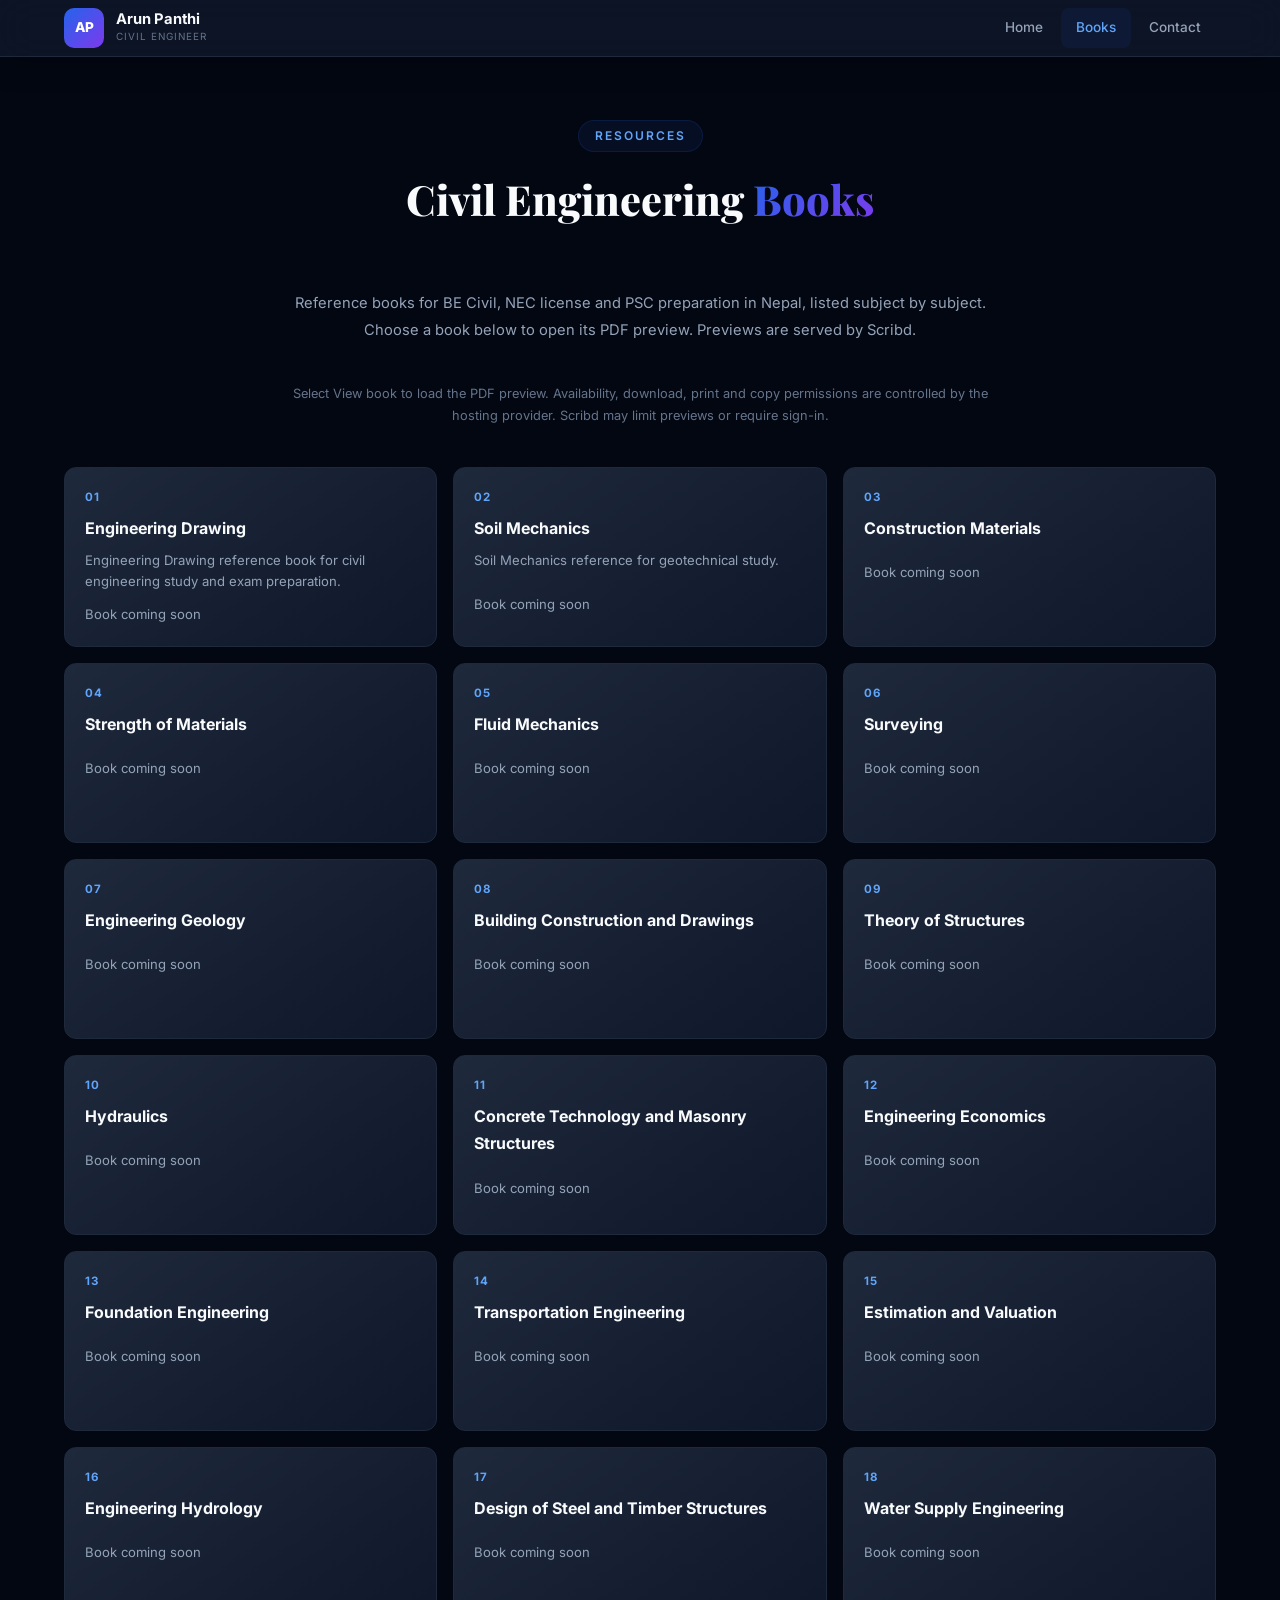
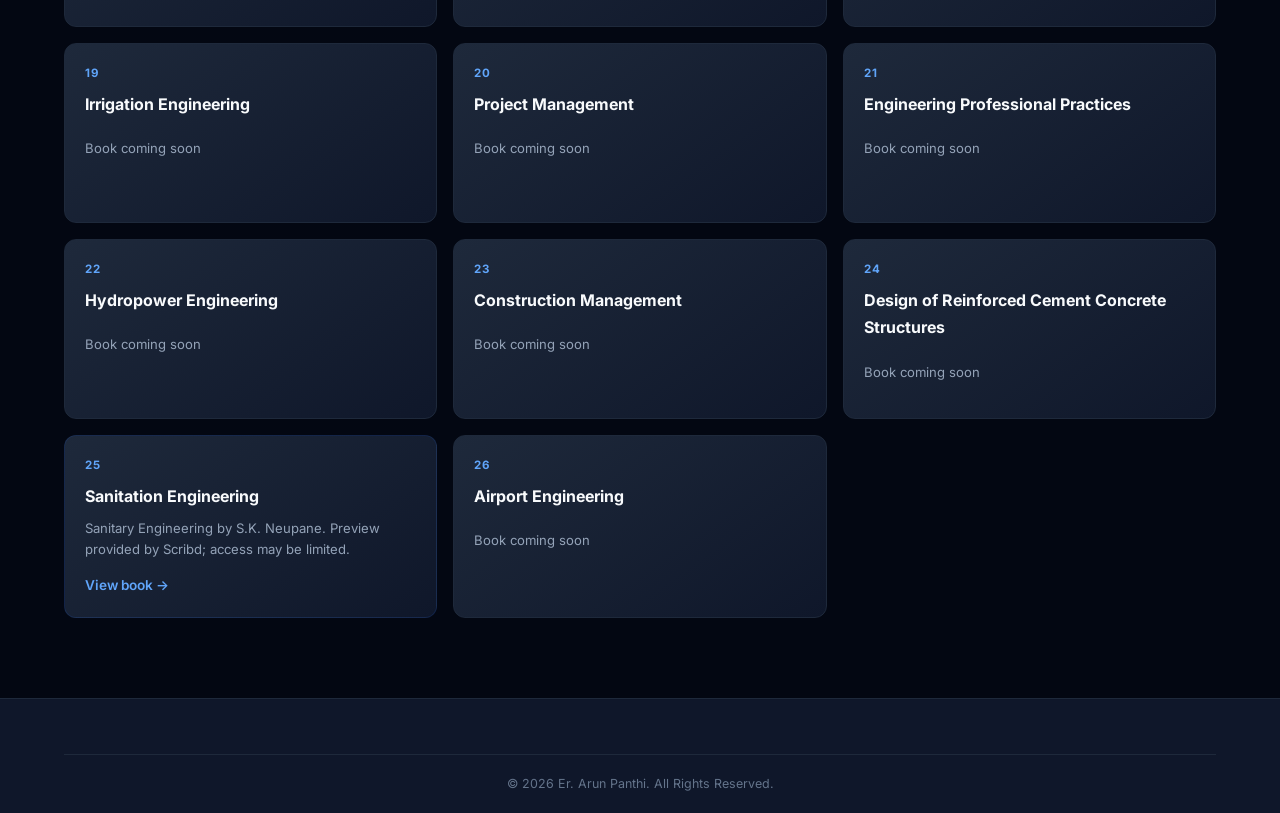
<file: Resources/Books/index.html>
<!DOCTYPE html>
<html lang="en" data-theme="dark">
<head>
    <meta charset="UTF-8">
    <meta name="viewport" content="width=device-width, initial-scale=1.0">
    <meta name="description" content="Civil Engineering books for BE Civil, NEC license and PSC preparation in Nepal, listed subject by subject.">
    <title>Civil Engineering Books Nepal | Reference Books by Subject</title>
    <link rel="stylesheet" href="https://cdnjs.cloudflare.com/ajax/libs/font-awesome/6.5.1/css/all.min.css">
    <link href="https://fonts.googleapis.com/css2?family=Inter:wght@400;500;600;700;800&family=Playfair+Display:wght@700;800&display=swap" rel="stylesheet">
    <link rel="stylesheet" href="../../styles.css">
</head>
<body>
    <header class="header scrolled">
        <nav class="nav container">
            <a href="../../index.html" class="nav-logo">
                <div class="logo-icon"><span>AP</span></div>
                <div class="logo-text">
                    <span class="logo-name">Arun Panthi</span>
                    <span class="logo-role">Civil Engineer</span>
                </div>
            </a>
            <div class="nav-menu" id="navMenu">
                <ul class="nav-list">
                    <li><a href="../../index.html" class="nav-link"><span>Home</span></a></li>
                    <li><a href="index.html" class="nav-link active"><span>Books</span></a></li>
                    <li><a href="../../index.html#contact" class="nav-link"><span>Contact</span></a></li>
                </ul>
            </div>
            <button class="nav-toggle" id="navToggle" aria-label="Open menu"><span></span><span></span><span></span></button>
        </nav>
    </header>

    <main class="books-page">
        <div class="container">
            <div class="section-head">
                <span class="section-badge">Resources</span>
                <h1 class="section-title">Civil Engineering <span class="gtext">Books</span></h1>
            </div>
            <p class="books-intro">Reference books for BE Civil, NEC license and PSC preparation in Nepal, listed subject by subject. Choose a book below to open its PDF preview. Previews are served by Scribd.</p>
            <p class="books-note">Select View book to load the PDF preview. Availability, download, print and copy permissions are controlled by the hosting provider. Scribd may limit previews or require sign-in.</p>

            <div class="books-grid">
                <article class="book-card"><span class="book-num">01</span><h3>Engineering Drawing</h3><p>Engineering Drawing reference book for civil engineering study and exam preparation.</p><p class="book-soon">Book coming soon</p></article>
                <article class="book-card"><span class="book-num">02</span><h3>Soil Mechanics</h3><p>Soil Mechanics reference for geotechnical study.</p><p class="book-soon">Book coming soon</p></article>
                <article class="book-card"><span class="book-num">03</span><h3>Construction Materials</h3><p class="book-soon">Book coming soon</p></article>
                <article class="book-card"><span class="book-num">04</span><h3>Strength of Materials</h3><p class="book-soon">Book coming soon</p></article>
                <article class="book-card"><span class="book-num">05</span><h3>Fluid Mechanics</h3><p class="book-soon">Book coming soon</p></article>
                <article class="book-card"><span class="book-num">06</span><h3>Surveying</h3><p class="book-soon">Book coming soon</p></article>
                <article class="book-card"><span class="book-num">07</span><h3>Engineering Geology</h3><p class="book-soon">Book coming soon</p></article>
                <article class="book-card"><span class="book-num">08</span><h3>Building Construction and Drawings</h3><p class="book-soon">Book coming soon</p></article>
                <article class="book-card"><span class="book-num">09</span><h3>Theory of Structures</h3><p class="book-soon">Book coming soon</p></article>
                <article class="book-card"><span class="book-num">10</span><h3>Hydraulics</h3><p class="book-soon">Book coming soon</p></article>
                <article class="book-card"><span class="book-num">11</span><h3>Concrete Technology and Masonry Structures</h3><p class="book-soon">Book coming soon</p></article>
                <article class="book-card"><span class="book-num">12</span><h3>Engineering Economics</h3><p class="book-soon">Book coming soon</p></article>
                <article class="book-card"><span class="book-num">13</span><h3>Foundation Engineering</h3><p class="book-soon">Book coming soon</p></article>
                <article class="book-card"><span class="book-num">14</span><h3>Transportation Engineering</h3><p class="book-soon">Book coming soon</p></article>
                <article class="book-card"><span class="book-num">15</span><h3>Estimation and Valuation</h3><p class="book-soon">Book coming soon</p></article>
                <article class="book-card"><span class="book-num">16</span><h3>Engineering Hydrology</h3><p class="book-soon">Book coming soon</p></article>
                <article class="book-card"><span class="book-num">17</span><h3>Design of Steel and Timber Structures</h3><p class="book-soon">Book coming soon</p></article>
                <article class="book-card"><span class="book-num">18</span><h3>Water Supply Engineering</h3><p class="book-soon">Book coming soon</p></article>
                <article class="book-card"><span class="book-num">19</span><h3>Irrigation Engineering</h3><p class="book-soon">Book coming soon</p></article>
                <article class="book-card"><span class="book-num">20</span><h3>Project Management</h3><p class="book-soon">Book coming soon</p></article>
                <article class="book-card"><span class="book-num">21</span><h3>Engineering Professional Practices</h3><p class="book-soon">Book coming soon</p></article>
                <article class="book-card"><span class="book-num">22</span><h3>Hydropower Engineering</h3><p class="book-soon">Book coming soon</p></article>
                <article class="book-card"><span class="book-num">23</span><h3>Construction Management</h3><p class="book-soon">Book coming soon</p></article>
                <article class="book-card"><span class="book-num">24</span><h3>Design of Reinforced Cement Concrete Structures</h3><p class="book-soon">Book coming soon</p></article>

                <article class="book-card ready">
                    <span class="book-num">25</span>
                    <h3>Sanitation Engineering</h3>
                    <p>Sanitary Engineering by S.K. Neupane. Preview provided by Scribd; access may be limited.</p>
                    <a class="book-link" href="sanitary-engineering.html">View book →</a>
                </article>

                <article class="book-card"><span class="book-num">26</span><h3>Airport Engineering</h3><p class="book-soon">Book coming soon</p></article>
            </div>
        </div>
    </main>

    <footer class="footer">
        <div class="container">
            <div class="footer-bottom">
                <p>&copy; <span id="yr">2026</span> Er. Arun Panthi. All Rights Reserved.</p>
            </div>
        </div>
    </footer>
    <script>
        document.getElementById('yr').textContent = new Date().getFullYear();
        const t = document.getElementById('navToggle'), m = document.getElementById('navMenu');
        if (t && m) t.addEventListener('click', () => m.classList.toggle('open'));
    </script>
</body>
</html>
</file>
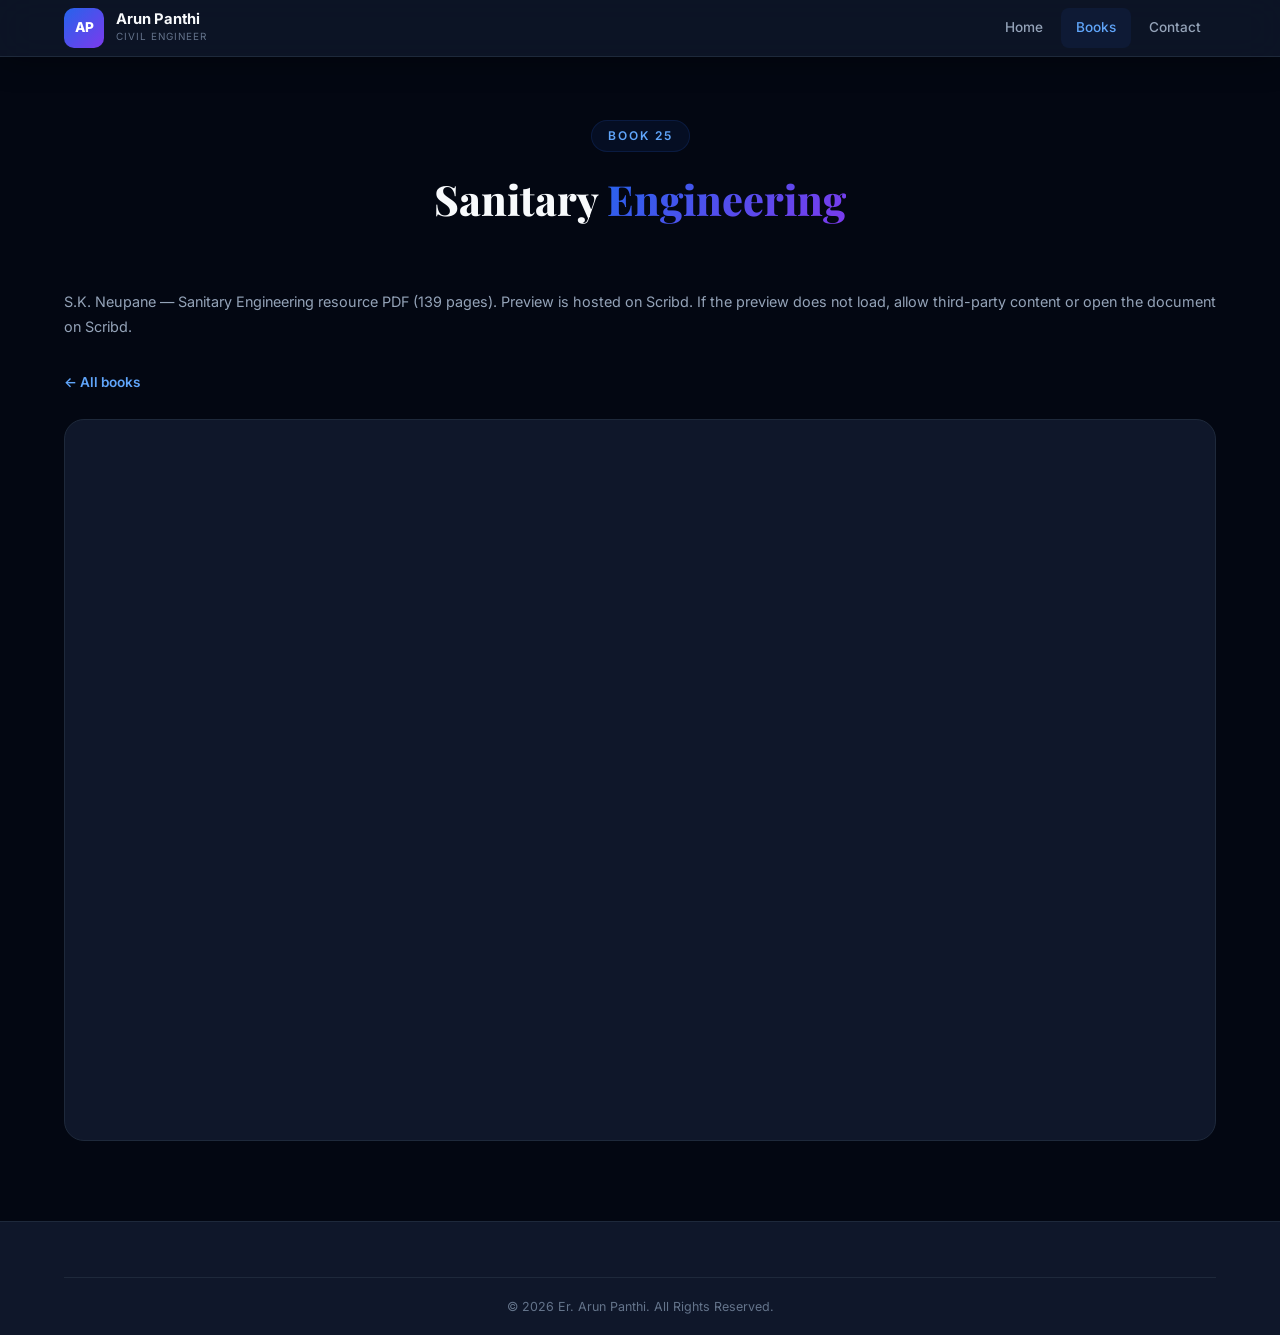
<file: Resources/Books/sanitary-engineering.html>
<!DOCTYPE html>
<html lang="en" data-theme="dark">
<head>
    <meta charset="UTF-8">
    <meta name="viewport" content="width=device-width, initial-scale=1.0">
    <meta name="description" content="Sanitary Engineering by S.K. Neupane — PDF preview for civil engineering study in Nepal.">
    <title>Sanitary Engineering — S.K. Neupane | Civil Engineering Books</title>
    <link rel="stylesheet" href="https://cdnjs.cloudflare.com/ajax/libs/font-awesome/6.5.1/css/all.min.css">
    <link href="https://fonts.googleapis.com/css2?family=Inter:wght@400;500;600;700;800&family=Playfair+Display:wght@700;800&display=swap" rel="stylesheet">
    <link rel="stylesheet" href="../../styles.css">
</head>
<body>
    <header class="header scrolled">
        <nav class="nav container">
            <a href="../../index.html" class="nav-logo">
                <div class="logo-icon"><span>AP</span></div>
                <div class="logo-text">
                    <span class="logo-name">Arun Panthi</span>
                    <span class="logo-role">Civil Engineer</span>
                </div>
            </a>
            <div class="nav-menu" id="navMenu">
                <ul class="nav-list">
                    <li><a href="../../index.html" class="nav-link"><span>Home</span></a></li>
                    <li><a href="index.html" class="nav-link active"><span>Books</span></a></li>
                    <li><a href="../../index.html#contact" class="nav-link"><span>Contact</span></a></li>
                </ul>
            </div>
            <button class="nav-toggle" id="navToggle" aria-label="Open menu"><span></span><span></span><span></span></button>
        </nav>
    </header>

    <main class="books-page">
        <div class="container">
            <div class="section-head">
                <span class="section-badge">Book 25</span>
                <h1 class="section-title">Sanitary <span class="gtext">Engineering</span></h1>
            </div>
            <p class="book-meta">S.K. Neupane — Sanitary Engineering resource PDF (139 pages). Preview is hosted on Scribd. If the preview does not load, allow third-party content or open the document on Scribd.</p>
            <p><a class="book-link" href="index.html">← All books</a></p>

            <div class="book-preview">
                <iframe
                    title="Sanitary Engineering by S.K. Neupane"
                    src="https://www.scribd.com/embeds/636416506/content?start_page=1&view_mode=scroll&show_recommendations=false"
                    allowfullscreen
                    loading="lazy"></iframe>
            </div>
        </div>
    </main>

    <footer class="footer">
        <div class="container">
            <div class="footer-bottom">
                <p>&copy; <span id="yr">2026</span> Er. Arun Panthi. All Rights Reserved.</p>
            </div>
        </div>
    </footer>
    <script>
        document.getElementById('yr').textContent = new Date().getFullYear();
        const t = document.getElementById('navToggle'), m = document.getElementById('navMenu');
        if (t && m) t.addEventListener('click', () => m.classList.toggle('open'));
    </script>
</body>
</html>
</file>
<file: styles.css>
/* ================================================================
   Er. Arun Panthi — ULTIMATE ELITE PORTFOLIO
   300+ Features | Professional Dark Theme
   ================================================================ */

:root {
    --p: #2563eb; --pd: #1d4ed8; --pl: #60a5fa;
    --p10: rgba(37,99,235,.08); --p15: rgba(37,99,235,.15); --p25: rgba(37,99,235,.25);
    --orange: #f59e0b; --green: #10b981; --purple: #8b5cf6; --red: #ef4444; --cyan: #06b6d4;
    --bg: #030712; --bg2: #0f172a; --bg3: #1e293b; --bg3h: #253347; --bginp: #0f172a;
    --glass: rgba(15,23,42,.85);
    --tw: #f8fafc; --tl: #e2e8f0; --tg: #94a3b8; --tm: #64748b;
    --b: #1e293b; --bl: #334155;
    --gp: linear-gradient(135deg,#2563eb,#7c3aed);
    --gb: linear-gradient(135deg,#0ea5e9,#2563eb);
    --gg: linear-gradient(135deg,#059669,#10b981);
    --go: linear-gradient(135deg,#d97706,#f59e0b);
    --gpur: linear-gradient(135deg,#7c3aed,#a855f7);
    --gc: linear-gradient(145deg,#1e293b,#0f172a);
    --sp: 0 10px 40px rgba(37,99,235,.25);
    --r: 12px; --rl: 20px;
    --f: 'Inter','Space Grotesk',-apple-system,sans-serif;
    --fh: 'Playfair Display',Georgia,serif;
    --fm: 'JetBrains Mono',monospace;
    --ease: cubic-bezier(.4,0,.2,1);
    --t: all .3s var(--ease);
}
[data-theme="light"]{
    --bg:#f8fafc;--bg2:#fff;--bg3:#f1f5f9;--bg3h:#e2e8f0;--bginp:#fff;
    --glass:rgba(255,255,255,.9);--tw:#0f172a;--tl:#1e293b;--tg:#475569;--tm:#64748b;
    --b:#e2e8f0;--bl:#cbd5e1;--gc:linear-gradient(145deg,#f1f5f9,#fff);
}
*,*::before,*::after{margin:0;padding:0;box-sizing:border-box}
html{scroll-behavior:smooth;scroll-padding-top:80px}
body{font-family:var(--f);background:var(--bg);color:var(--tl);line-height:1.7;overflow-x:hidden;-webkit-font-smoothing:antialiased}
::selection{background:var(--p);color:#fff}
a{text-decoration:none;color:inherit;transition:var(--t)}
ul{list-style:none}img{max-width:100%;display:block}
button{cursor:pointer;border:none;outline:none;font-family:var(--f);background:none}
.container{max-width:1200px;margin:0 auto;padding:0 24px}

/* PRELOADER */
.preloader{position:fixed;inset:0;background:var(--bg);display:flex;align-items:center;justify-content:center;z-index:100000;transition:opacity .6s,visibility .6s}
.preloader.done{opacity:0;visibility:hidden;pointer-events:none}
.preloader-inner{text-align:center}
.preloader-logo{position:relative;width:100px;height:100px;margin:0 auto 25px}
.preloader-ring{width:100%;height:100%;transform:rotate(-90deg)}
.ring-bg{fill:none;stroke:var(--b);stroke-width:2}
.ring-fill{fill:none;stroke:var(--p);stroke-width:3;stroke-dasharray:339;stroke-dashoffset:339;stroke-linecap:round;animation:ringDraw 2s ease forwards}
@keyframes ringDraw{to{stroke-dashoffset:0}}
.preloader-initials{position:absolute;top:50%;left:50%;transform:translate(-50%,-50%);font-size:2rem;font-weight:900;background:var(--gp);-webkit-background-clip:text;-webkit-text-fill-color:transparent;background-clip:text}
.preloader-name{display:flex;justify-content:center;gap:2px;margin-bottom:20px}
.preloader-name span{display:inline-block;font-size:1.2rem;font-weight:700;color:var(--tw);opacity:0;transform:translateY(20px);animation:nameReveal .4s ease forwards}
.preloader-name span:nth-child(1){animation-delay:.1s}.preloader-name span:nth-child(2){animation-delay:.14s}
.preloader-name span:nth-child(3){animation-delay:.18s}.preloader-name span:nth-child(4){animation-delay:.2s}
.preloader-name span:nth-child(5){animation-delay:.26s}.preloader-name span:nth-child(6){animation-delay:.3s}
.preloader-name span:nth-child(7){animation-delay:.34s}.preloader-name span:nth-child(8){animation-delay:.38s}
.preloader-name span:nth-child(9){animation-delay:.4s}.preloader-name span:nth-child(10){animation-delay:.48s}
.preloader-name span:nth-child(11){animation-delay:.52s}.preloader-name span:nth-child(12){animation-delay:.56s}
.preloader-name span:nth-child(13){animation-delay:.6s}.preloader-name span:nth-child(14){animation-delay:.64s}
.preloader-name span:nth-child(15){animation-delay:.68s}
@keyframes nameReveal{to{opacity:1;transform:translateY(0)}}
.preloader-bar{width:220px;height:3px;background:var(--b);border-radius:10px;margin:0 auto 10px;overflow:hidden}
.preloader-fill{height:100%;background:var(--gp);border-radius:10px;animation:loadFill 2s ease forwards}
@keyframes loadFill{from{width:0}to{width:100%}}
.preloader-percent{font-family:var(--fm);font-size:.9rem;color:var(--pl);font-weight:600;margin-bottom:8px}
.preloader-status{color:var(--tm);font-size:.75rem;letter-spacing:2px;text-transform:uppercase}
.dots::after{content:'';animation:dots 1.5s infinite}
@keyframes dots{0%{content:''}33%{content:'.'}66%{content:'..'}100%{content:'...'}}

/* CURSOR */
.cursor-dot,.cursor-ring{display:none!important}

/* SIDE BARS */
.side-social{position:fixed;left:25px;bottom:0;z-index:996;display:flex;flex-direction:column;align-items:center;gap:18px}
.side-social a{color:var(--tg);font-size:.95rem;transition:var(--t);position:relative}
.side-social a:hover{color:var(--p)}
.side-social a[data-tip]:hover::after{content:attr(data-tip);position:absolute;left:35px;top:50%;transform:translateY(-50%);background:var(--bg3);color:var(--tw);padding:4px 10px;border-radius:6px;font-size:.7rem;white-space:nowrap;border:1px solid var(--bl)}
.side-social-line{width:1px;height:90px;background:var(--bl);margin-top:5px}
.side-email{position:fixed;right:25px;bottom:0;z-index:996;display:flex;flex-direction:column;align-items:center;gap:18px}
.side-email a{writing-mode:vertical-rl;font-size:.78rem;color:var(--tg);letter-spacing:1px;transition:var(--t);font-family:var(--fm)}
.side-email a:hover{color:var(--p)}
.side-email-line{width:1px;height:90px;background:var(--bl);margin-top:5px}
@media(max-width:1024px){.side-social,.side-email{display:none}}

/* SETTINGS */
.settings-panel{position:fixed;right:25px;top:50%;transform:translateY(-50%);z-index:998}
.settings-toggle{width:42px;height:42px;border-radius:50%;background:var(--bg3);border:1px solid var(--bl);display:flex;align-items:center;justify-content:center;color:var(--tg);font-size:.95rem;transition:var(--t)}
.settings-toggle:hover{border-color:var(--p);color:var(--p)}
.settings-menu{position:absolute;right:55px;top:50%;transform:translateY(-50%) scale(.9);opacity:0;visibility:hidden;background:var(--bg3);border:1px solid var(--bl);border-radius:var(--r);padding:20px;width:220px;transition:var(--t);box-shadow:0 20px 60px rgba(0,0,0,.4)}
.settings-menu.open{transform:translateY(-50%) scale(1);opacity:1;visibility:visible}
.settings-menu h4{font-size:.9rem;color:var(--tw);margin-bottom:15px;padding-bottom:10px;border-bottom:1px solid var(--b)}
.setting-item{display:flex;justify-content:space-between;align-items:center;margin-bottom:12px}
.setting-item span{font-size:.82rem;color:var(--tg)}
.theme-switch{display:flex;gap:5px}
.theme-btn{width:32px;height:32px;border-radius:8px;background:var(--bg);border:1px solid var(--b);display:flex;align-items:center;justify-content:center;color:var(--tg);font-size:.8rem;transition:var(--t)}
.theme-btn.active{background:var(--p);border-color:var(--p);color:#fff}
.toggle-switch{position:relative;width:40px;height:22px}
.toggle-switch input{opacity:0;width:0;height:0}
.toggle-slider{position:absolute;inset:0;background:var(--b);border-radius:22px;transition:var(--t);cursor:pointer}
.toggle-slider::before{content:'';position:absolute;left:3px;top:3px;width:16px;height:16px;border-radius:50%;background:#fff;transition:var(--t)}
.toggle-switch input:checked+.toggle-slider{background:var(--p)}
.toggle-switch input:checked+.toggle-slider::before{transform:translateX(18px)}
@media(max-width:768px){.settings-panel{right:12px;top:auto;bottom:280px;transform:none}.settings-toggle{width:36px;height:36px;font-size:.8rem}}

/* BUTTONS */
.btn{display:inline-flex;align-items:center;gap:10px;padding:14px 28px;border-radius:50px;font-size:.88rem;font-weight:600;transition:var(--t);position:relative;overflow:hidden;cursor:pointer}
.btn-primary{background:var(--gp);color:#fff;box-shadow:var(--sp)}
.btn-primary:hover{box-shadow:0 8px 24px rgba(37,99,235,.35)}
.glow-btn{box-shadow:0 5px 25px rgba(37,99,235,.3)}
.btn-glass{background:var(--glass);backdrop-filter:blur(10px);color:var(--tw);border:1px solid var(--bl)}
.btn-glass:hover{border-color:var(--p)}
.btn-outline{background:transparent;color:var(--tw);border:2px solid var(--p)}
.btn-outline:hover{background:var(--p);box-shadow:var(--sp)}
.btn-whatsapp{background:#25d366;color:#fff;box-shadow:0 5px 25px rgba(37,211,102,.3)}
.btn-whatsapp:hover{box-shadow:0 8px 28px rgba(37,211,102,.4)}
.btn-full{width:100%;justify-content:center}
.btn i:last-child{transition:transform .3s}.btn:hover i:last-child{transform:translateX(5px)}

/* HEADER */
.header{position:fixed;top:0;left:0;width:100%;z-index:1000;padding:14px 0;transition:var(--t)}
.header.scrolled{background:var(--glass);backdrop-filter:blur(20px);padding:8px 0;border-bottom:1px solid var(--b);box-shadow:0 5px 30px rgba(0,0,0,.3)}
.nav{display:flex;justify-content:space-between;align-items:center}
.nav-logo{display:flex;align-items:center;gap:12px;z-index:1001}
.logo-icon{width:40px;height:40px;border-radius:10px;background:var(--gp);display:flex;align-items:center;justify-content:center;font-weight:800;font-size:.85rem;color:#fff;flex-shrink:0}
.logo-name{font-size:.92rem;font-weight:700;color:var(--tw);line-height:1.2;display:block}
.logo-role{font-size:.62rem;color:var(--tm);letter-spacing:1px;text-transform:uppercase;display:block}
.nav-list{display:flex;gap:3px}
.nav-link{padding:8px 15px;border-radius:8px;font-size:.85rem;font-weight:500;color:var(--tg);display:flex;align-items:center;gap:6px;transition:var(--t)}
.nav-link i{font-size:.7rem;display:none}
.nav-link:hover,.nav-link.active{color:var(--pl);background:var(--p10)}
.nav-close{display:none}
.nav-right{display:flex;align-items:center;gap:12px}
.nav-cta{padding:8px 20px;background:var(--gp);color:#fff;border-radius:50px;font-size:.8rem;font-weight:600;display:inline-flex;align-items:center;gap:6px;box-shadow:var(--sp);transition:var(--t)}
.nav-cta:hover{opacity:.92}
.nav-toggle{display:none;flex-direction:column;gap:5px;padding:5px;z-index:1001}
.nav-toggle span{width:22px;height:2px;background:var(--tw);border-radius:5px;transition:var(--t)}
.scroll-progress{position:absolute;bottom:0;left:0;width:100%;height:2px}
.scroll-progress-bar{height:100%;background:var(--gp);width:0%;border-radius:0 2px 2px 0}

/* HERO */
.hero{min-height:100vh;display:flex;align-items:center;position:relative;overflow:hidden;padding:100px 0 60px}
.hero-canvas{position:absolute;inset:0;z-index:0}
.hero-grid-bg{position:absolute;inset:0;background-image:linear-gradient(rgba(37,99,235,.03) 1px,transparent 1px),linear-gradient(90deg,rgba(37,99,235,.03) 1px,transparent 1px);background-size:60px 60px;z-index:0}
.hero-gradient-orbs{position:absolute;inset:0;z-index:0;overflow:hidden}
.orb{position:absolute;border-radius:50%;filter:blur(80px);opacity:.5}
.orb-1{width:500px;height:500px;background:rgba(37,99,235,.12);top:-15%;right:-10%}
.orb-2{width:350px;height:350px;background:rgba(124,58,237,.08);bottom:-10%;left:-5%}
.orb-3{width:250px;height:250px;background:rgba(245,158,11,.06);top:40%;left:30%}
.hero-container{display:grid;grid-template-columns:1.1fr .9fr;gap:60px;align-items:center;position:relative;z-index:2;width:100%}
.hero-badge{display:inline-flex;align-items:center;gap:8px;padding:8px 18px;background:var(--p10);border:1px solid var(--p15);border-radius:50px;font-size:.8rem;color:var(--pl);font-weight:500;margin-bottom:22px}
.badge-pulse{width:8px;height:8px;background:var(--green);border-radius:50%}
.hero-greeting{display:block;font-size:.95rem;font-weight:500;color:var(--tg);margin-bottom:5px}
.hero-intro{display:block;font-size:1rem;color:var(--tg);margin-bottom:5px}
.hero-name-wrap{display:block;overflow:hidden}
.hero-name{display:block;font-family:var(--fh);font-size:3.5rem;font-weight:900;line-height:1.15;background:linear-gradient(135deg,#fff,#e2e8f0,#94a3b8);-webkit-background-clip:text;-webkit-text-fill-color:transparent;background-clip:text;position:relative}
[data-theme="light"] .hero-name{background:linear-gradient(135deg,#0f172a,#334155);-webkit-background-clip:text;background-clip:text}
.hero-typed-row{display:flex;align-items:center;gap:10px;margin:18px 0 22px;font-size:1.1rem}
.typed-label{color:var(--tg)}
.typed-text{color:var(--orange);font-weight:700;min-width:180px}
.typed-cursor{width:2px;height:20px;background:var(--orange);animation:blink 1s step-end infinite}
@keyframes blink{50%{opacity:0}}
.hero-desc{color:var(--tg);font-size:.95rem;max-width:500px;margin-bottom:28px;line-height:1.8}
.hero-metrics{display:flex;align-items:center;gap:22px;margin-bottom:30px;padding:18px 22px;background:var(--gc);border:1px solid var(--b);border-radius:var(--r)}
.metric-val{font-size:1.2rem;font-weight:800;color:var(--pl);display:block}
.metric-label{font-size:.7rem;color:var(--tm)}
.metric-sep{width:1px;height:30px;background:var(--bl)}
.hero-cta{display:flex;gap:12px;margin-bottom:30px;flex-wrap:wrap}
.hero-trust{display:flex;align-items:center;gap:12px}
.trust-avatars{display:flex}
.trust-avatar{width:35px;height:35px;border-radius:50%;background:var(--bg3);border:2px solid var(--bg);display:flex;align-items:center;justify-content:center;font-size:1rem;margin-left:-8px}
.trust-avatar:first-child{margin-left:0}
.hero-trust span{font-size:.78rem;color:var(--tm)}

/* HERO IMAGE */
.hero-img-box{position:relative;width:380px;height:380px;margin:0 auto}
.hero-photo-frame{width:280px;height:280px;border-radius:50%;overflow:hidden;position:absolute;top:50%;left:50%;transform:translate(-50%,-50%);z-index:3;border:4px solid var(--p);box-shadow:0 0 40px rgba(37,99,235,.3)}
.hero-photo{width:100%;height:100%;object-fit:cover;object-position:center top}
.hero-fallback{width:100%;height:100%;background:var(--gp);display:none;flex-direction:column;align-items:center;justify-content:center}
.hero-fallback i{font-size:3rem;color:rgba(255,255,255,.2)}
.hero-fallback span{font-size:2.8rem;font-weight:900;color:rgba(255,255,255,.9)}
.hero-glow{position:absolute;top:50%;left:50%;transform:translate(-50%,-50%);width:300px;height:300px;border-radius:50%;background:radial-gradient(circle,rgba(37,99,235,.15),transparent);z-index:1}
.orbit-ring{position:absolute;top:50%;left:50%;transform:translate(-50%,-50%);border:1.5px dashed rgba(37,99,235,.12);border-radius:50%;z-index:1}
.ring-1{width:320px;height:320px}
.ring-2{width:345px;height:345px}
.ring-3{width:365px;height:365px}
.ring-4{width:380px;height:380px}
.orbit-icon{position:absolute;top:-12px;left:50%;transform:translateX(-50%);width:26px;height:26px;border-radius:8px;display:flex;align-items:center;justify-content:center;font-size:.65rem;color:#fff}
.ring-1 .orbit-icon{background:var(--gp)}
.ring-2 .orbit-icon{background:var(--go)}
.ring-3 .orbit-icon{background:var(--gg)}
.ring-4 .orbit-icon{background:var(--gpur)}
.float-card{position:absolute;display:flex;align-items:center;gap:10px;padding:12px 16px;background:var(--glass);backdrop-filter:blur(10px);border:1px solid var(--bl);border-radius:var(--r);z-index:5;box-shadow:0 8px 30px rgba(0,0,0,.3)}
.fc-1{top:2%;left:-18%}
.fc-2{bottom:12%;right:-12%}
.fc-3{bottom:-5%;left:5%}
.float-card i{font-size:1rem;color:var(--p)}
.float-card strong{display:block;font-size:.75rem;color:var(--tw)}
.float-card span{font-size:.65rem;color:var(--tm)}
.hero-tech-row{display:flex;justify-content:center;gap:10px;margin-top:22px}
.tech-chip{width:42px;height:42px;border-radius:10px;background:var(--gc);border:1px solid var(--b);display:flex;align-items:center;justify-content:center;color:var(--tg);font-size:.9rem;transition:var(--t);position:relative}
.tech-chip:hover{border-color:var(--p);color:var(--p)}
.tech-chip[data-tip]:hover::after{content:attr(data-tip);position:absolute;bottom:-30px;left:50%;transform:translateX(-50%);background:var(--bg3);color:var(--tw);padding:3px 8px;border-radius:6px;font-size:.65rem;white-space:nowrap;border:1px solid var(--bl)}
.hero-scroll{position:absolute;bottom:25px;left:50%;transform:translateX(-50%);z-index:3;display:flex;flex-direction:column;align-items:center;gap:6px;color:var(--tm)}
.scroll-mouse{width:22px;height:35px;border:2px solid var(--tm);border-radius:11px;position:relative}
.scroll-dot{width:3px;height:7px;background:var(--p);border-radius:3px;position:absolute;top:6px;left:50%;transform:translateX(-50%)}
.hero-scroll span{font-size:.6rem;letter-spacing:2px;text-transform:uppercase}

/* MARQUEE */
.marquee-section{padding:20px 0;background:var(--bg2);border-top:1px solid var(--b);border-bottom:1px solid var(--b);overflow:hidden}
.marquee-track{overflow:hidden}
.marquee-content{display:flex;gap:50px;flex-wrap:wrap;justify-content:center;white-space:nowrap}
.marquee-content span{font-size:.88rem;color:var(--tg);font-weight:500}

/* SECTIONS */
.section{padding:100px 0}
.section:nth-child(even){background:var(--bg2)}
.section-head{text-align:center;margin-bottom:55px}
.section-badge{display:inline-block;padding:5px 16px;background:var(--p10);border:1px solid var(--p15);border-radius:50px;font-size:.75rem;font-weight:600;color:var(--pl);text-transform:uppercase;letter-spacing:2px;margin-bottom:12px}
.section-title{font-family:var(--fh);font-size:2.6rem;font-weight:800;color:var(--tw);margin-bottom:10px}
.gtext{background:var(--gp);-webkit-background-clip:text;-webkit-text-fill-color:transparent;background-clip:text}
.section-sub{color:var(--tm);font-size:.92rem}

/* ABOUT */
.about-grid{display:grid;grid-template-columns:.9fr 1.1fr;gap:55px;align-items:center}
.about-img-wrap{position:relative}
.about-photo,.about-fallback{width:100%;aspect-ratio:3/4;object-fit:cover;border-radius:var(--rl);border:2px solid var(--b)}
.about-fallback{background:var(--gp);display:none;align-items:center;justify-content:center}
.about-fallback i{font-size:5rem;color:rgba(255,255,255,.2)}
.about-dots{position:absolute;bottom:-12px;right:-12px;width:100px;height:100px;background-image:radial-gradient(var(--p) 2px,transparent 2px);background-size:10px 10px;z-index:-1;opacity:.3;border-radius:var(--r)}
.about-exp-badge{position:absolute;bottom:20px;right:-25px;z-index:2;display:flex;align-items:center;gap:10px;padding:16px 20px;background:var(--glass);backdrop-filter:blur(10px);border:1px solid var(--p);border-radius:var(--r);box-shadow:var(--sp)}
.exp-num{font-size:2.2rem;font-weight:900;color:var(--p);line-height:1}.exp-num sup{font-size:.9rem}
.exp-label{font-size:.75rem;color:var(--tg);line-height:1.3}
.about-mini-cards{display:grid;grid-template-columns:repeat(3,1fr);gap:12px;margin-bottom:22px}
.mcard{padding:16px 12px;background:var(--gc);border:1px solid var(--b);border-radius:var(--r);text-align:center;transition:var(--t)}
.mcard:hover{border-color:var(--p)}
.mcard-icon{width:40px;height:40px;border-radius:10px;background:var(--p15);display:flex;align-items:center;justify-content:center;color:var(--p);font-size:.95rem;margin:0 auto 6px}
.mcard-icon.o{background:rgba(245,158,11,.15);color:var(--orange)}
.mcard-icon.g{background:rgba(16,185,129,.15);color:var(--green)}
.mcard h4{font-size:.82rem;color:var(--tw);margin-bottom:2px}.mcard p{font-size:.7rem;color:var(--tm)}
.about-text{margin-bottom:18px}
.lead{font-size:.98rem;color:var(--tl);margin-bottom:10px;line-height:1.8}
.hl{color:var(--pl);font-weight:700}
.about-text p{color:var(--tg);font-size:.88rem;margin-bottom:8px;line-height:1.8}
.about-details{display:grid;grid-template-columns:1fr 1fr;gap:6px 18px;margin-bottom:22px;padding:18px;background:var(--gc);border:1px solid var(--b);border-radius:var(--r)}
.detail{display:flex;align-items:center;gap:8px;padding:5px 0}
.detail i{color:var(--p);font-size:.8rem;width:16px}
.detail span{font-size:.78rem;color:var(--tm)}
.detail strong{font-size:.8rem;color:var(--tl);display:block}
.about-btns{display:flex;gap:12px;flex-wrap:wrap}

/* RESUME */
.resume-grid{display:grid;grid-template-columns:1fr 1fr;gap:35px}
.rcol-head{display:flex;align-items:center;gap:12px;margin-bottom:25px}
.rcol-icon{width:44px;height:44px;border-radius:12px;background:var(--p15);display:flex;align-items:center;justify-content:center;color:var(--p);font-size:1rem}
.rcol-icon.o{background:rgba(245,158,11,.15);color:var(--orange)}
.rcol-head h3{font-size:1.2rem;font-weight:700;color:var(--tw)}
.tl{position:relative;padding-left:28px}
.tl::before{content:'';position:absolute;left:5px;top:0;bottom:0;width:2px;background:linear-gradient(180deg,var(--p),var(--purple),transparent);border-radius:2px}
.tl-item{position:relative;margin-bottom:25px}.tl-item:last-child{margin-bottom:0}
.tl-dot{position:absolute;left:-28px;top:8px;width:12px;height:12px;border-radius:50%;background:var(--p);border:3px solid var(--bg);z-index:2;box-shadow:0 0 8px rgba(37,99,235,.3)}
.tl-dot.o{background:var(--orange)}
.tl-card{padding:22px;background:var(--gc);border:1px solid var(--b);border-radius:var(--r);transition:var(--t)}
.tl-card:hover{border-color:var(--p);box-shadow:0 0 20px rgba(37,99,235,.1)}
.tl-badge{display:inline-block;padding:3px 10px;background:var(--p15);color:var(--pl);border-radius:50px;font-size:.7rem;font-weight:600;margin-bottom:6px}
.tl-badge.o{background:rgba(245,158,11,.15);color:var(--orange)}
.tl-badge.g{background:rgba(16,185,129,.15);color:var(--green)}
.tl-card h4{font-size:1rem;font-weight:700;color:var(--tw);margin-bottom:5px}
.tl-meta{display:flex;flex-wrap:wrap;gap:12px;margin-bottom:8px}
.tl-meta span{font-size:.78rem;color:var(--tm);display:flex;align-items:center;gap:4px}
.tl-meta i{color:var(--p);font-size:.65rem}
.tl-card p{color:var(--tg);font-size:.83rem;line-height:1.7;margin-bottom:8px}
.tl-list li{color:var(--tg);font-size:.8rem;padding:2px 0 2px 14px;position:relative;line-height:1.6}
.tl-list li::before{content:'';position:absolute;left:0;top:9px;width:5px;height:5px;border-radius:50%;background:var(--p)}
.tl-tags{display:flex;flex-wrap:wrap;gap:4px;margin-top:8px}
.tl-tags span{padding:2px 8px;background:var(--p10);color:var(--pl);border-radius:50px;font-size:.68rem}

/* SKILLS */
.skill-tabs{display:flex;justify-content:center;gap:8px;margin-bottom:35px;flex-wrap:wrap}
.stab{padding:10px 22px;border-radius:50px;font-size:.85rem;font-weight:600;color:var(--tg);background:var(--bg3);border:1px solid var(--b);transition:var(--t);display:flex;align-items:center;gap:7px}
.stab i{font-size:.75rem}
.stab:hover{border-color:var(--p);color:var(--pl)}
.stab.active{background:var(--gp);color:#fff;border-color:transparent;box-shadow:var(--sp)}
.skill-panel{display:none}
.skill-panel.active{display:block}
.skill-bars-grid{display:grid;grid-template-columns:1fr 1fr;gap:16px 35px}
.sbar{padding:16px;background:var(--gc);border:1px solid var(--b);border-radius:var(--r)}
.sbar-top{display:flex;align-items:center;gap:8px;margin-bottom:8px}
.sbar-top i{color:var(--p);font-size:.8rem}
.sbar-top span{flex:1;font-size:.83rem;color:var(--tl);font-weight:500}
.sbar-pct{font-size:.82rem;color:var(--pl);font-weight:700;font-family:var(--fm)}
.sbar-track{height:5px;background:var(--b);border-radius:10px;overflow:hidden}
.sbar-fill{height:100%;border-radius:10px;width:0;background:var(--gp);transition:width 1.5s var(--ease)}
.sw-grid{display:grid;grid-template-columns:repeat(4,1fr);gap:12px}
.sw-card{padding:20px 12px;background:var(--gc);border:1px solid var(--b);border-radius:var(--r);text-align:center;transition:var(--t)}
.sw-card:hover{border-color:var(--p)}
.sw-icon{width:46px;height:46px;margin:0 auto 10px;border-radius:12px;background:var(--gp);display:flex;align-items:center;justify-content:center;font-size:1rem;color:#fff}
.sw-card h4{font-size:.85rem;font-weight:600;color:var(--tw);margin-bottom:6px}
.sw-bar{height:4px;background:var(--b);border-radius:10px;overflow:hidden;margin-bottom:4px}
.sw-bar div{height:100%;background:var(--gp);border-radius:10px}
.sw-card>span{font-size:.68rem;color:var(--tm)}
.pro-grid{display:grid;grid-template-columns:repeat(5,1fr);gap:10px}
.pro-card{padding:16px 12px;background:var(--gc);border:1px solid var(--b);border-radius:var(--r);text-align:center;transition:var(--t)}
.pro-card:hover{border-color:var(--p);background:var(--p10)}
.pro-card i{font-size:1.1rem;color:var(--p);margin-bottom:6px;display:block}
.pro-card span{font-size:.78rem;color:var(--tl)}

/* PROJECTS */
.proj-grid{display:grid;grid-template-columns:repeat(3,1fr);gap:22px}
.proj-card{background:var(--gc);border:1px solid var(--b);border-radius:var(--rl);overflow:hidden;transition:border-color .2s,box-shadow .2s}
.proj-card:hover{border-color:var(--p);box-shadow:var(--sp)}
.proj-img{position:relative;height:190px;overflow:hidden}
.proj-bg{width:100%;height:100%;display:flex;align-items:center;justify-content:center;transition:transform .5s var(--ease)}
.proj-bg.blue{background:var(--gb)}.proj-bg.green{background:var(--gg)}.proj-bg.purple{background:var(--gpur)}
.proj-bg i{font-size:3rem;color:rgba(255,255,255,.25)}
.proj-card:hover .proj-bg{opacity:.95}
.proj-num{position:absolute;top:10px;right:12px;font-size:2.2rem;font-weight:900;color:rgba(255,255,255,.1);font-family:var(--fh)}
.proj-body{padding:20px}
.proj-cat{font-size:.75rem;color:var(--pl);font-weight:500;display:flex;align-items:center;gap:4px;margin-bottom:6px}
.proj-body h3{font-size:1rem;font-weight:700;color:var(--tw);margin-bottom:6px;line-height:1.4}
.proj-body p{font-size:.82rem;color:var(--tg);line-height:1.6;margin-bottom:10px}
.proj-tags{display:flex;flex-wrap:wrap;gap:4px;padding-top:10px;border-top:1px solid var(--b)}
.proj-tags span{padding:2px 8px;background:var(--p10);color:var(--pl);border-radius:50px;font-size:.68rem}

/* GALLERY */
.gallery-grid{display:grid;grid-template-columns:repeat(3,1fr);gap:15px}
.gal-item{aspect-ratio:4/3;border-radius:var(--r);overflow:hidden;border:1px solid var(--b);transition:var(--t)}
.gal-item:hover{border-color:var(--p)}
.gal-placeholder{width:100%;height:100%;background:var(--gc);display:flex;flex-direction:column;align-items:center;justify-content:center;gap:8px}
.gal-placeholder i{font-size:2rem;color:var(--p);opacity:.3}
.gal-placeholder span{font-size:.8rem;color:var(--tm)}

/* COUNTER */
.counter-sec{padding:75px 0;position:relative;overflow:hidden}
.counter-bg{position:absolute;inset:0;background:var(--gp);z-index:0}
.counter-bg::after{content:'';position:absolute;inset:0;background-image:radial-gradient(rgba(255,255,255,.05) 1px,transparent 1px);background-size:20px 20px}
.counter-grid{display:grid;grid-template-columns:repeat(4,1fr);gap:25px;position:relative;z-index:2}
.cnt{text-align:center;color:#fff}
.cnt-icon{font-size:1.8rem;margin-bottom:8px;opacity:.8}
.cnt-num{font-size:2.8rem;font-weight:900;font-family:var(--fh);line-height:1;margin-bottom:4px}
.cnt-label{font-size:.85rem;opacity:.85}

/* QUOTE */
.quote-sec{padding:75px 0;background:var(--bg)}
.quote-card{max-width:750px;margin:0 auto;text-align:center;padding:45px 35px;background:var(--gc);border:1px solid var(--b);border-radius:var(--rl)}
.quote-icon{font-size:2.5rem;color:var(--p);opacity:.2;margin-bottom:12px}
.quote-card blockquote{font-family:var(--fh);font-size:1.25rem;font-weight:700;color:var(--tl);line-height:1.6;font-style:italic;margin-bottom:20px}
.quote-author{display:flex;align-items:center;justify-content:center;gap:10px}
.qa-avatar{width:42px;height:42px;border-radius:50%;background:var(--gp);display:flex;align-items:center;justify-content:center;font-weight:800;font-size:.82rem;color:#fff}
.quote-author strong{display:block;font-size:.85rem;color:var(--tw)}
.quote-author span{font-size:.75rem;color:var(--tm)}

/* CONTACT */
.contact-grid{display:grid;grid-template-columns:1fr 1.2fr;gap:35px;align-items:start}
.contact-info h3{font-family:var(--fh);font-size:1.7rem;font-weight:800;color:var(--tw);margin-bottom:10px;line-height:1.3}
.contact-info>p{color:var(--tg);font-size:.9rem;margin-bottom:22px;line-height:1.8}
.contact-cards{display:flex;flex-direction:column;gap:10px;margin-bottom:22px}
.ccard{display:flex;align-items:center;gap:12px;padding:14px 16px;background:var(--gc);border:1px solid var(--b);border-radius:var(--r);transition:var(--t)}
a.ccard{cursor:pointer}
.ccard:hover{border-color:var(--p)}
.ccard-icon{width:44px;height:44px;border-radius:12px;background:var(--p15);display:flex;align-items:center;justify-content:center;color:var(--p);font-size:.95rem;flex-shrink:0}
.ccard-icon.green{background:rgba(16,185,129,.15);color:var(--green)}
.ccard-icon.orange{background:rgba(245,158,11,.15);color:var(--orange)}
.ccard-icon.purple{background:rgba(139,92,246,.15);color:var(--purple)}
.ccard div{flex:1}
.ccard h4{font-size:.82rem;font-weight:600;color:var(--tw);margin-bottom:1px}
.ccard p{font-size:.82rem;color:var(--tg)}
.ccard-arrow{color:var(--tm);transition:var(--t);font-size:.8rem}
.ccard:hover .ccard-arrow{color:var(--p);transform:translateX(3px)}
.phone-mask-wrap{display:flex;align-items:center;gap:8px}
.phone-display{font-family:var(--fm);font-size:.82rem;color:var(--tg)}
.reveal-btn{padding:2px 10px;background:var(--p10);border:1px solid var(--p15);border-radius:50px;color:var(--pl);font-size:.7rem;font-weight:600;cursor:pointer;display:flex;align-items:center;gap:4px;transition:var(--t)}
.reveal-btn:hover{background:var(--p);color:#fff}
.contact-social h4{font-size:.85rem;color:var(--tw);margin-bottom:8px}
.csocial-icons{display:flex;gap:8px}
.csoc{width:40px;height:40px;border-radius:10px;display:flex;align-items:center;justify-content:center;font-size:.9rem;color:#fff;transition:var(--t)}
.csoc.fb{background:#1877f2}.csoc.li{background:#0077b5}
.csoc.ig{background:linear-gradient(135deg,#f09433,#dc2743)}.csoc.em{background:var(--red)}
.csoc:hover{opacity:.9}
.form-card{background:var(--gc);border:1px solid var(--b);border-radius:var(--rl);padding:30px}
.form-card h3{font-size:1.2rem;font-weight:700;color:var(--tw);margin-bottom:3px}
.form-card>p{color:var(--tm);font-size:.82rem;margin-bottom:22px}
.frow{display:grid;grid-template-columns:1fr 1fr;gap:12px}
.fgroup{margin-bottom:15px;position:relative}
.fgroup input,.fgroup textarea{width:100%;padding:13px 14px;background:var(--bginp);border:1px solid var(--b);border-radius:var(--r);color:var(--tw);font-family:var(--f);font-size:.88rem;transition:var(--t);outline:none}
.fgroup textarea{resize:vertical;min-height:110px}
.fgroup input:focus,.fgroup textarea:focus{border-color:var(--p);box-shadow:0 0 15px rgba(37,99,235,.1)}
.fgroup label{position:absolute;left:14px;top:13px;color:var(--tm);font-size:.85rem;transition:var(--t);pointer-events:none}
.fgroup input:focus+label,.fgroup input:not(:placeholder-shown)+label,
.fgroup textarea:focus+label,.fgroup textarea:not(:placeholder-shown)+label{top:-9px;left:10px;font-size:.68rem;color:var(--p);background:var(--bg3);padding:0 5px}
.fb-loading,.fb-success{display:none}
.btn.loading .fb-default{display:none}.btn.loading .fb-loading{display:inline-flex;align-items:center;gap:6px}
.btn.success .fb-default,.btn.success .fb-loading{display:none}.btn.success .fb-success{display:inline-flex;align-items:center;gap:6px}
.btn.success{background:var(--gg)!important}

/* MAP */
.map-sec{position:relative}.map-overlay{position:absolute;inset:0;background:rgba(3,7,18,.5);display:flex;align-items:center;justify-content:center;z-index:2;pointer-events:none}
.map-info{text-align:center;color:#fff}
.map-info i{font-size:1.8rem;color:var(--red);margin-bottom:6px}
.map-info h3{font-size:1.1rem;margin-bottom:3px}
.map-info p{color:var(--tg);font-size:.82rem}
.map-sec iframe{display:block;filter:grayscale(80%) brightness(.7)}

/* FOOTER */
.footer{background:var(--bg2);padding:55px 0 0;border-top:1px solid var(--b)}
.footer-top{display:grid;grid-template-columns:1.5fr 1fr 1fr 1.2fr;gap:35px;padding-bottom:35px}
.footer-logo{display:flex;align-items:center;gap:10px;margin-bottom:12px}
.footer-about p{color:var(--tg);font-size:.82rem;line-height:1.7;margin-bottom:15px}
.footer-socials{display:flex;gap:8px}
.footer-socials a{width:34px;height:34px;border-radius:8px;border:1px solid var(--bl);display:flex;align-items:center;justify-content:center;color:var(--tg);transition:var(--t);font-size:.85rem}
.footer-socials a:hover{border-color:var(--p);color:var(--p)}
.footer-col h4{font-size:.9rem;font-weight:700;color:var(--tw);margin-bottom:12px}
.footer-col li{margin-bottom:6px}
.footer-col a{color:var(--tg);font-size:.82rem;transition:var(--t)}
.footer-col a:hover{color:var(--pl)}
.footer-col p{color:var(--tg);font-size:.82rem;display:flex;align-items:center;gap:6px;margin-bottom:6px}
.footer-col p i{color:var(--p);font-size:.75rem}
.footer-bottom{text-align:center;padding:18px 0;border-top:1px solid var(--b)}
.footer-bottom p{color:var(--tm);font-size:.78rem}
.hb{color:var(--red)}

/* WHATSAPP FLOAT */
.wa-float{position:fixed;bottom:85px;right:22px;z-index:997;display:flex;flex-direction:column;align-items:flex-end;gap:10px}
.wa-popup{background:var(--bg3);border:1px solid var(--bl);border-radius:var(--rl);overflow:hidden;width:300px;box-shadow:0 20px 60px rgba(0,0,0,.5);opacity:0;transform:translateY(15px) scale(.95);transition:all .4s ease;pointer-events:none}
.wa-popup.show{opacity:1;transform:translateY(0) scale(1);pointer-events:auto}
.wa-popup-head{display:flex;align-items:center;gap:10px;padding:14px 16px;background:#075e54}
.wa-popup-avatar{width:38px;height:38px;border-radius:50%;background:var(--gp);display:flex;align-items:center;justify-content:center;font-weight:800;font-size:.75rem;color:#fff;flex-shrink:0}
.wa-popup-head strong{font-size:.85rem;color:#fff;display:block}
.wa-popup-head span{font-size:.7rem;color:rgba(255,255,255,.7)}
.wa-popup-close{margin-left:auto;color:rgba(255,255,255,.7);font-size:1.2rem;cursor:pointer;background:none;border:none}
.wa-popup-body{padding:16px;background:url("data:image/svg+xml,%3Csvg width='300' height='200' xmlns='http://www.w3.org/2000/svg'%3E%3Crect width='300' height='200' fill='%230b141a'/%3E%3C/svg%3E") center/cover;min-height:80px}
.wa-msg{background:#005c4b;border-radius:0 8px 8px 8px;padding:10px 12px;max-width:85%;position:relative}
.wa-msg p{font-size:.82rem;color:#e9edef;line-height:1.5}
.wa-msg span{font-size:.6rem;color:rgba(255,255,255,.5);display:block;text-align:right;margin-top:4px}
.wa-popup-btn{display:flex;align-items:center;justify-content:center;gap:8px;padding:12px;background:#25d366;color:#fff;font-size:.88rem;font-weight:600;transition:var(--t)}
.wa-popup-btn:hover{background:#1fb855}
.wa-fab{width:54px;height:54px;border-radius:50%;background:#25d366;display:flex;align-items:center;justify-content:center;color:#fff;font-size:1.5rem;box-shadow:0 5px 25px rgba(37,211,102,.4);transition:var(--t);position:relative;border:none;cursor:pointer}
.wa-fab:hover{opacity:.92}
.wa-fab-pulse{display:none}
.wa-fab-badge{position:absolute;top:-4px;right:-4px;width:18px;height:18px;border-radius:50%;background:var(--red);font-size:.6rem;font-weight:700;display:flex;align-items:center;justify-content:center;color:#fff;border:2px solid var(--bg)}

/* EMAIL FLOAT */
.email-fab{position:fixed;bottom:150px;right:27px;width:44px;height:44px;border-radius:50%;background:var(--gp);display:flex;align-items:center;justify-content:center;color:#fff;font-size:1rem;box-shadow:var(--sp);z-index:997;opacity:0;visibility:hidden;transition:var(--t)}
.email-fab.show{opacity:1;visibility:visible}
.email-fab:hover{opacity:.92}

/* BACK TO TOP */
.btt{position:fixed;bottom:25px;right:27px;width:44px;height:44px;border-radius:50%;background:var(--bg3);border:1px solid var(--bl);display:flex;align-items:center;justify-content:center;color:var(--tg);font-size:.85rem;z-index:997;opacity:0;visibility:hidden;transition:var(--t)}
.btt.show{opacity:1;visibility:visible}
.btt:hover{border-color:var(--p);color:var(--p)}
.btt-ring{position:absolute;inset:-3px;transform:rotate(-90deg)}
.btt-ring circle{fill:none;stroke:var(--p);stroke-width:2;stroke-dasharray:126;stroke-dashoffset:126;stroke-linecap:round}

/* TOAST */
.toast-container{position:fixed;top:100px;right:25px;z-index:100001;display:flex;flex-direction:column;gap:10px}
.toast{display:flex;align-items:center;gap:10px;padding:14px 20px;border-radius:var(--r);backdrop-filter:blur(20px);font-size:.85rem;font-weight:500;box-shadow:0 10px 40px rgba(0,0,0,.3);transform:translateX(120%);transition:transform .4s var(--ease);max-width:360px}
.toast.show{transform:translateX(0)}
.toast.success{background:rgba(16,185,129,.15);border:1px solid rgba(16,185,129,.3);color:#34d399}
.toast.error{background:rgba(239,68,68,.15);border:1px solid rgba(239,68,68,.3);color:#f87171}
.toast.info{background:rgba(37,99,235,.15);border:1px solid rgba(37,99,235,.3);color:#60a5fa}

/* RESPONSIVE */
@media(max-width:1024px){
    .hero-container{grid-template-columns:1fr;text-align:center;gap:40px}
    .hero-desc,.hero-metrics{margin-left:auto;margin-right:auto}
    .hero-cta,.hero-trust{justify-content:center}
    .hero-img-box{width:320px;height:320px}
    .hero-photo-frame{width:240px;height:240px}
    .float-card{display:none}
    .about-grid{grid-template-columns:1fr;gap:35px}
    .about-img-side{max-width:360px;margin:0 auto}
    .resume-grid{grid-template-columns:1fr}
    .proj-grid{grid-template-columns:1fr 1fr}
    .contact-grid{grid-template-columns:1fr}
    .footer-top{grid-template-columns:1fr 1fr}
    .counter-grid{grid-template-columns:repeat(2,1fr)}
}
@media(max-width:768px){
    .nav-menu{position:fixed;top:0;right:-100%;width:280px;height:100vh;background:var(--bg2);padding:75px 25px 25px;transition:all .4s var(--ease);z-index:1000;border-left:1px solid var(--b);overflow-y:auto}
    .nav-menu.open{right:0}
    .nav-list{flex-direction:column}.nav-link{padding:12px 18px;font-size:.95rem}
    .nav-link i{display:block}
    .nav-close{display:flex;align-items:center;justify-content:center;position:absolute;top:18px;right:18px;width:32px;height:32px;border-radius:8px;background:var(--p10);color:var(--p);font-size:1rem}
    .nav-toggle{display:flex}.nav-cta{display:none}
    .hero-name{font-size:2.5rem}.section-title{font-size:2rem}
    .about-mini-cards,.about-details{grid-template-columns:1fr}
    .skill-bars-grid{grid-template-columns:1fr}
    .sw-grid{grid-template-columns:repeat(2,1fr)}
    .pro-grid{grid-template-columns:repeat(2,1fr)}
    .proj-grid,.gallery-grid{grid-template-columns:1fr}
    .frow{grid-template-columns:1fr}
    .footer-top{grid-template-columns:1fr}
    .marquee-content span{font-size:.78rem}
    .settings-panel{right:10px}
}
@media(max-width:480px){
    .hero-name{font-size:2rem}.section-title{font-size:1.7rem}
    .hero-metrics{flex-direction:column;gap:10px}.metric-sep{width:40px;height:1px}
    .hero-cta{flex-direction:column;align-items:center}
    .hero-img-box{width:250px;height:250px}.hero-photo-frame{width:190px;height:190px}
    .orbit-ring{display:none}
    .counter-grid{grid-template-columns:1fr 1fr;gap:15px}.cnt-num{font-size:2rem}
    .pro-grid,.sw-grid{grid-template-columns:1fr}
    .quote-card{padding:25px 18px}.quote-card blockquote{font-size:1rem}
    .wa-popup{width:260px}
}
/* ================================================================
   SERVICES SECTION — NEW
   ================================================================ */

.services-grid {
    display: grid;
    grid-template-columns: repeat(3, 1fr);
    gap: 20px;
}

.service-card {
    background: var(--gc);
    border: 1px solid var(--b);
    border-radius: var(--rl);
    padding: 30px 25px;
    position: relative;
    overflow: hidden;
    transition: all .4s var(--ease);
}

.service-card::before {
    content: '';
    position: absolute;
    top: 0;
    left: 0;
    width: 100%;
    height: 3px;
    background: var(--gp);
    transform: scaleX(0);
    transition: transform .4s var(--ease);
}

.service-card:hover::before {
    transform: scaleX(1);
}

.service-card:hover {
    border-color: var(--p);
    box-shadow: var(--sp);
}

.service-icon {
    width: 55px;
    height: 55px;
    border-radius: 15px;
    background: var(--p15);
    display: flex;
    align-items: center;
    justify-content: center;
    font-size: 1.3rem;
    color: var(--p);
    margin-bottom: 18px;
    transition: var(--t);
}

.service-icon.orange { background: rgba(245,158,11,.15); color: var(--orange); }
.service-icon.green { background: rgba(16,185,129,.15); color: var(--green); }
.service-icon.purple { background: rgba(139,92,246,.15); color: var(--purple); }
.service-icon.cyan { background: rgba(6,182,212,.15); color: var(--cyan); }
.service-icon.red { background: rgba(239,68,68,.15); color: var(--red); }

.service-card:hover .service-icon {
    background: var(--gp);
    color: #fff;
}

.service-num {
    position: absolute;
    top: 15px;
    right: 20px;
    font-size: 2.5rem;
    font-weight: 900;
    font-family: var(--fh);
    color: var(--b);
    opacity: .5;
    line-height: 1;
}

.service-card h3 {
    font-size: 1.08rem;
    font-weight: 700;
    color: var(--tw);
    margin-bottom: 10px;
}

.service-card > p {
    font-size: .83rem;
    color: var(--tg);
    line-height: 1.7;
    margin-bottom: 15px;
}

.service-features {
    list-style: none;
}

.service-features li {
    font-size: .8rem;
    color: var(--tl);
    padding: 4px 0;
    display: flex;
    align-items: center;
    gap: 8px;
}

.service-features li i {
    color: var(--green);
    font-size: .7rem;
}

/* ===== DETAIL LINK ===== */
.detail-link {
    color: var(--pl);
    transition: var(--t);
}
.detail-link:hover {
    color: var(--p);
    text-decoration: underline;
}

/* ===== HERO SOCIAL (inline version) ===== */
.hero-social {
    display: flex;
    align-items: center;
    gap: 12px;
    margin-top: 5px;
}

.social-label {
    font-size: .72rem;
    color: var(--tm);
    text-transform: uppercase;
    letter-spacing: 2px;
    font-weight: 500;
}

.social-line {
    width: 25px;
    height: 1px;
    background: var(--bl);
}

.social-link {
    width: 38px;
    height: 38px;
    border-radius: 10px;
    border: 1px solid var(--bl);
    display: flex;
    align-items: center;
    justify-content: center;
    color: var(--tg);
    font-size: .85rem;
    transition: var(--t);
}

.social-link:hover {
    border-color: var(--p);
    color: var(--pl);
    background: var(--p10);
}

/* ===== RESPONSIVE SERVICES ===== */
@media (max-width: 1024px) {
    .services-grid {
        grid-template-columns: repeat(2, 1fr);
    }
}

.hero-canvas{display:none}

@media (prefers-reduced-motion: reduce) {
    *, *::before, *::after {
        animation: none !important;
        transition: none !important;
        scroll-behavior: auto !important;
    }
}

/* BOOKS */
.books-page{padding:120px 0 80px}
.books-intro{max-width:720px;margin:0 auto 40px;text-align:center;color:var(--tg);font-size:.92rem;line-height:1.8}
.books-note{font-size:.8rem;color:var(--tm);max-width:720px;margin:0 auto 40px;text-align:center}
.books-grid{display:grid;grid-template-columns:repeat(3,1fr);gap:16px}
.book-card{background:var(--gc);border:1px solid var(--b);border-radius:var(--r);padding:20px;display:flex;flex-direction:column;min-height:180px}
.book-card.ready{border-color:var(--p15)}
.book-num{font-size:.72rem;color:var(--pl);font-weight:700;letter-spacing:1px;margin-bottom:8px}
.book-card h3{font-size:1rem;color:var(--tw);margin-bottom:8px}
.book-card p{font-size:.82rem;color:var(--tg);flex:1;line-height:1.6}
.book-soon{font-size:.78rem;color:var(--tm);margin-top:12px}
.book-link{display:inline-flex;align-items:center;gap:6px;margin-top:14px;color:var(--pl);font-size:.85rem;font-weight:600}
.book-link:hover{color:var(--p)}
.book-preview{margin-top:24px;border:1px solid var(--b);border-radius:var(--rl);overflow:hidden;background:var(--bg2);min-height:720px}
.book-preview iframe{width:100%;height:80vh;min-height:720px;border:0;display:block}
.book-meta{color:var(--tg);margin-bottom:18px;font-size:.9rem;line-height:1.7}
@media(max-width:1024px){.books-grid{grid-template-columns:repeat(2,1fr)}}
@media(max-width:768px){.books-grid{grid-template-columns:1fr}}

@media (max-width: 768px) {
    .services-grid {
        grid-template-columns: 1fr;
    }
    .hero-social {
        justify-content: center;
        flex-wrap: wrap;
    }
}
</file>
